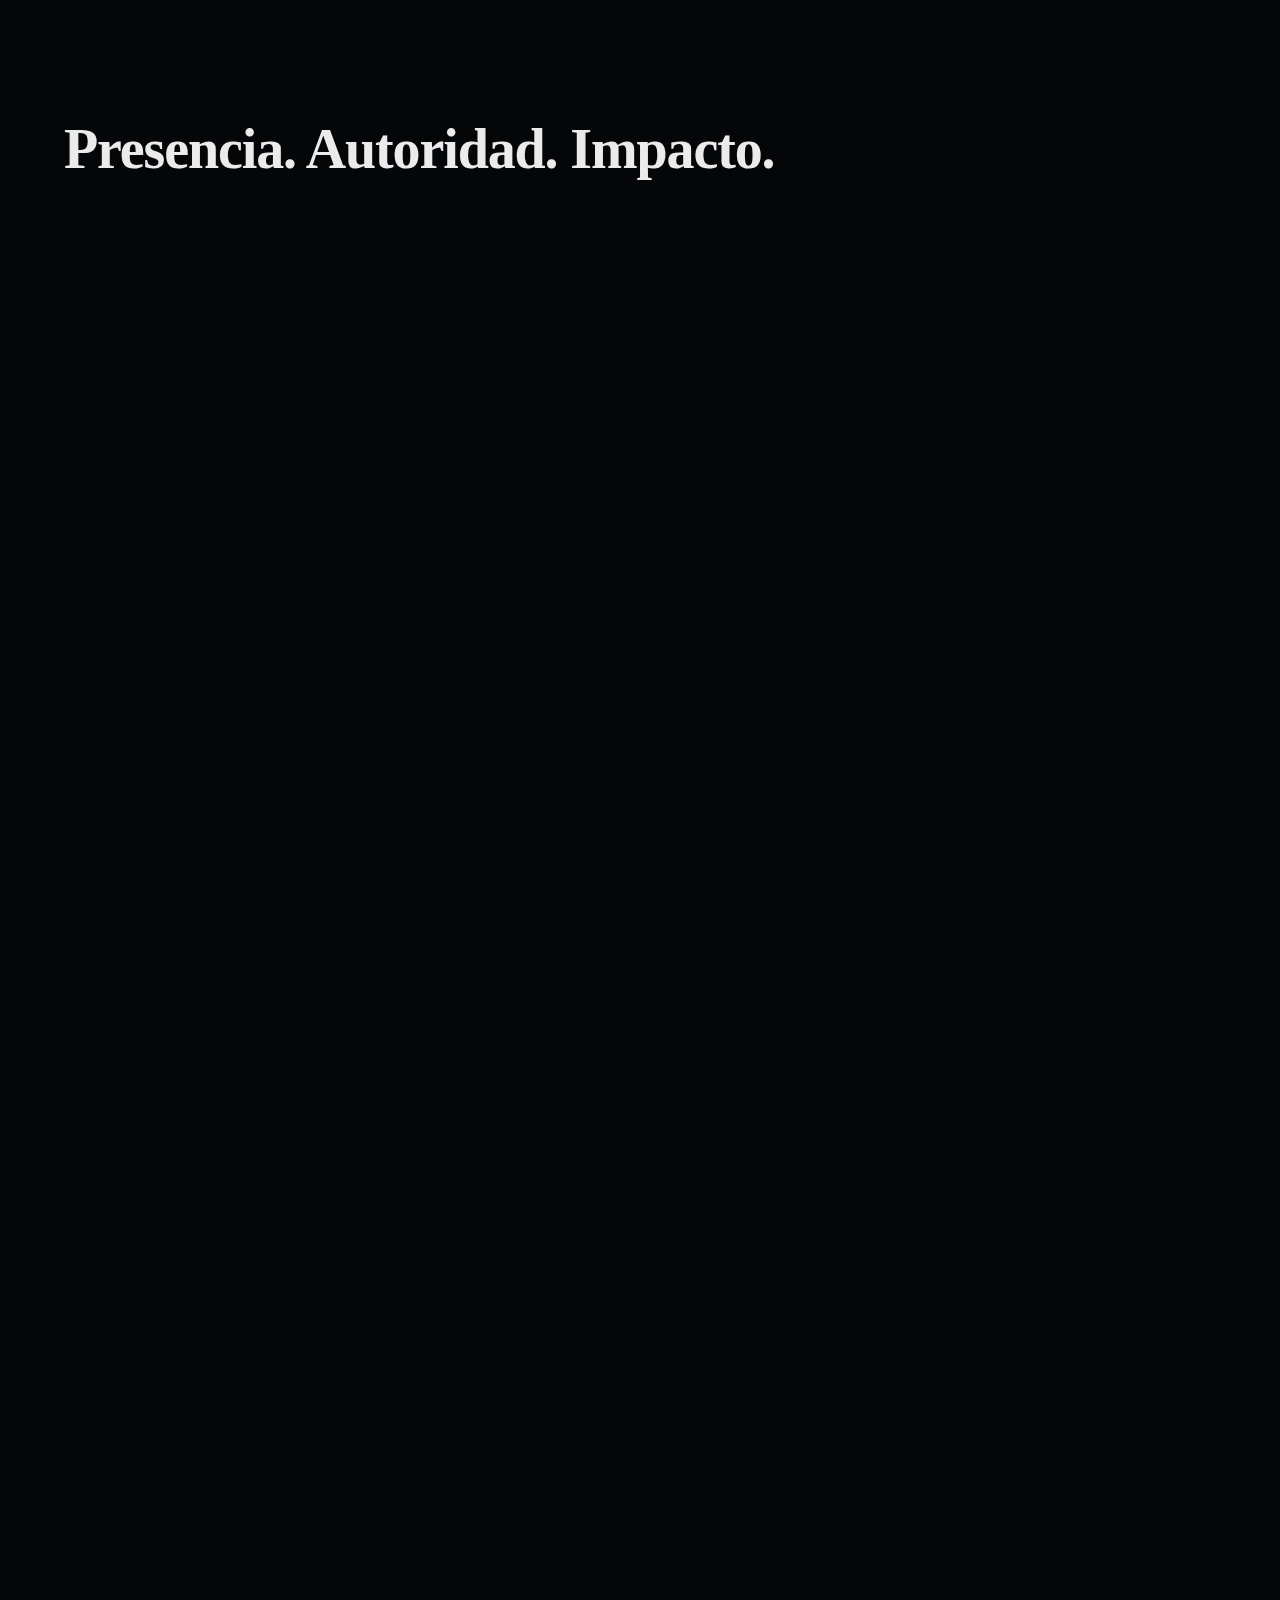
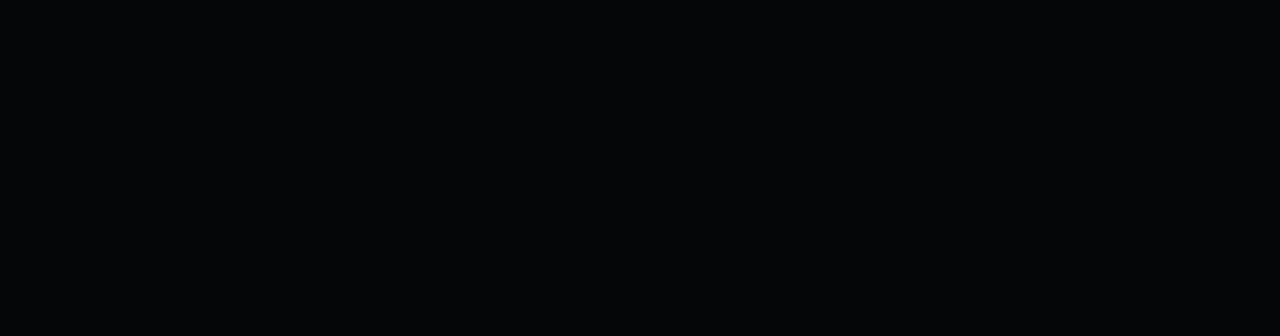
<file: pages/conferences.html>
<!DOCTYPE html>
<html lang="es">
<head>
  <meta charset="utf-8" />
  <meta name="viewport" content="width=device-width, initial-scale=1" />
  <title>Conferences — Roger Toledo</title>
  <meta name="description" content="Presencia, autoridad, impacto." />

  <!-- Tu CSS maestro -->
  <link rel="stylesheet" href="../styles.css" />

  <style>
    /* =========================================================
       CONFERENCES — Estilos locales (NO rompen tu maestro)
       Pégalo aquí o muévelo al final de styles.css si prefieres
    ========================================================== */

    :root{
      --gold: rgba(201, 168, 115, 1);
      --ink: rgba(255,255,255,.92);
      --muted: rgba(255,255,255,.68);
      --line: rgba(255,255,255,.10);
      --line2: rgba(255,255,255,.16);
      --glass: rgba(255,255,255,.06);
      --bgfade: rgba(0,0,0,.55);
    }

    /* Evita franjas raras arriba por márgenes colapsados */
    body{ margin:0; }
    main{ display:block; }
    .page-wrap{ padding-top: 110px; padding-bottom: 110px; } /* respeta header/footer fixed */

    .container{
      width: min(1200px, calc(100% - 48px));
      margin: 0 auto;
    }

    /* Eyebrow + hero */
    .section-eyebrow{
      display:flex;
      gap:10px;
      align-items:center;
      text-transform: uppercase;
      letter-spacing: .28em;
      font-weight: 800;
      font-size: 11px;
      color: rgba(255,255,255,.55);
      margin-bottom: 14px;
    }
    .section-eyebrow::before{
      content:"";
      width: 34px;
      height: 1px;
      background: rgba(201,168,115,.55);
      box-shadow: 0 0 18px rgba(201,168,115,.25);
    }

    .hero-title{
      font-size: clamp(34px, 5vw, 56px);
      line-height: 1.04;
      margin: 0 0 10px 0;
      color: var(--ink);
      letter-spacing: -0.02em;
    }

    .hero-sub{
      margin: 0;
      max-width: 72ch;
      color: rgba(255,255,255,.70);
      font-size: 14px;
      line-height: 1.65;
    }

    /* Recuadro horizontal (foto / cover) */
    .cover{
      margin-top: 28px;
      border-radius: 18px;
      border: 1px solid var(--line);
      background: linear-gradient(180deg, rgba(255,255,255,.06), rgba(255,255,255,.03));
      overflow: hidden;
      position: relative;
      box-shadow: 0 22px 60px rgba(0,0,0,.55);
      transform: translateY(8px);
      opacity: 0;
      animation: rise .9s ease forwards;
    }
    .cover::after{
      content:"";
      position:absolute;
      inset:0;
      background:
        radial-gradient(900px 220px at 25% 0%, rgba(201,168,115,.18), transparent 60%),
        radial-gradient(700px 220px at 90% 10%, rgba(255,255,255,.10), transparent 55%),
        linear-gradient(180deg, rgba(0,0,0,.10), rgba(0,0,0,.55));
      pointer-events:none;
    }
    .cover-media{
      width: 100%;
      height: clamp(220px, 26vw, 340px);
      background: #0b0b0f;
      position: relative;
    }
    .cover-media img{
      width: 100%;
      height: 100%;
      object-fit: cover;
      object-position: center;
      display:block;
      filter: none; /* foto pura */
    }

    .cover-badge{
      position:absolute;
      left: 18px;
      bottom: 16px;
      z-index: 2;
      padding: 10px 12px;
      border-radius: 14px;
      border: 1px solid rgba(255,255,255,.14);
      background: rgba(0,0,0,.35);
      backdrop-filter: blur(10px);
      -webkit-backdrop-filter: blur(10px);
      box-shadow: 0 18px 40px rgba(0,0,0,.55);
      color: rgba(255,255,255,.88);
      font-size: 11px;
      line-height: 1.45;
      letter-spacing: .08em;
      text-transform: uppercase;
      max-width: 360px;
    }
    .cover-badge strong{
      display:block;
      font-size: 12px;
      letter-spacing: .14em;
      color: rgba(255,255,255,.92);
      margin-bottom: 2px;
    }

    /* Grid Cards */
    .grid{
      margin-top: 26px;
      display:grid;
      grid-template-columns: repeat(2, minmax(0, 1fr));
      gap: 16px;
    }

    .card{
      border-radius: 18px;
      border: 1px solid var(--line);
      background: linear-gradient(180deg, rgba(255,255,255,.06), rgba(255,255,255,.03));
      overflow:hidden;
      position:relative;
      box-shadow: 0 18px 55px rgba(0,0,0,.52);
      transform: translateY(10px);
      opacity: 0;
      animation: rise .85s ease forwards;
    }
    .card:nth-child(2){ animation-delay: .06s; }
    .card:nth-child(3){ animation-delay: .12s; }
    .card:nth-child(4){ animation-delay: .18s; }
    .card:nth-child(5){ animation-delay: .24s; }
    .card:nth-child(6){ animation-delay: .30s; }

    .card:hover{
      border-color: rgba(255,255,255,.20);
      transform: translateY(-2px);
      transition: transform .25s ease, border-color .25s ease;
    }

    .card-top{
      position:relative;
      height: 180px;
      background: #0b0b0f;
    }
    .card-top img{
      width:100%;
      height:100%;
      object-fit: cover;
      object-position: center;
      display:block;
      filter:none;
      transform: scale(1.02);
    }
    .card-top::after{
      content:"";
      position:absolute;
      inset:0;
      background:
        radial-gradient(600px 160px at 20% 0%, rgba(201,168,115,.16), transparent 65%),
        linear-gradient(180deg, rgba(0,0,0,.02), rgba(0,0,0,.72));
      pointer-events:none;
    }

    .pill{
      position:absolute;
      left: 14px;
      top: 14px;
      z-index:2;
      display:inline-flex;
      align-items:center;
      gap: 10px;
      padding: 10px 12px;
      border-radius: 999px;
      border: 1px solid rgba(255,255,255,.14);
      background: rgba(0,0,0,.35);
      backdrop-filter: blur(10px);
      -webkit-backdrop-filter: blur(10px);
      color: rgba(255,255,255,.88);
      font-size: 12px;
      letter-spacing: .06em;
    }
    .flag{
      width: 22px;
      height: 16px;
      border-radius: 3px;
      border: 1px solid rgba(255,255,255,.18);
      object-fit: cover;
      display:block;
    }

    .card-body{
      padding: 16px 16px 18px 16px;
    }
    .card-title{
      margin: 0;
      font-size: 18px;
      letter-spacing: -0.01em;
      color: rgba(255,255,255,.92);
    }
    .card-meta{
      margin-top: 8px;
      display:flex;
      flex-wrap:wrap;
      gap: 10px;
      color: rgba(255,255,255,.70);
      font-size: 12px;
      letter-spacing: .04em;
    }
    .tag{
      padding: 7px 10px;
      border-radius: 999px;
      border: 1px solid rgba(255,255,255,.12);
      background: rgba(255,255,255,.04);
    }

    /* Botón ACCEDER premium */
    .event-cta{
      margin-top: 14px;
      display:flex;
      justify-content:flex-start;
    }
    .btn-access{
      position: relative;
      display: inline-flex;
      align-items: center;
      justify-content: center;
      padding: 12px 28px;
      font-size: 12px;
      font-weight: 800;
      letter-spacing: 0.32em;
      text-transform: uppercase;
      color: rgba(255,255,255,.95);
      text-decoration: none;
      border-radius: 999px;
      border: 1px solid rgba(255,255,255,.22);
      background: linear-gradient(180deg, rgba(255,255,255,.08), rgba(255,255,255,.02));
      box-shadow: inset 0 1px 0 rgba(255,255,255,.18), 0 12px 32px rgba(0,0,0,.55);
      backdrop-filter: blur(8px);
      -webkit-backdrop-filter: blur(8px);
      transition: transform .25s ease, box-shadow .25s ease, border-color .25s ease, background .25s ease;
      width: fit-content;
    }
    .btn-access:hover{
      transform: translateY(-2px);
      border-color: rgba(201,168,115,.55);
      background: linear-gradient(180deg, rgba(201,168,115,.14), rgba(255,255,255,.04));
      box-shadow: inset 0 1px 0 rgba(255,255,255,.22), 0 22px 48px rgba(0,0,0,.65);
    }
    .btn-access:active{
      transform: translateY(0);
      box-shadow: inset 0 1px 0 rgba(255,255,255,.12), 0 10px 26px rgba(0,0,0,.6);
    }

    /* Responsive */
    @media (max-width: 980px){
      .grid{ grid-template-columns: 1fr; }
      .btn-access{ width: 100%; }
      .container{ width: min(1100px, calc(100% - 28px)); }
      .page-wrap{ padding-top: 98px; }
    }

    @keyframes rise{
      to{ transform: translateY(0); opacity:1; }
    }
  </style>
</head>

<body>

  <!-- ======================================================
    HEADER: Mantén tu header real si ya existe como partial
    (Si tu proyecto lo inyecta con JS, deja este bloque igual
    o reemplázalo por tu include/partial real)
  ======================================================= -->
  
  <!-- ====================================================== -->
  <main class="page-wrap">
    <div class="container">

      
      <h1 class="hero-title">Presencia. Autoridad. Impacto.</h1>
      
     

      <!-- Recuadro horizontal (igual estilo about-cover) -->
      <section class="cover" aria-label="Cover Conferences">
        <div class="cover-media">
          <!-- Cambia la ruta por tu imagen -->
          <img src="../conferences.png" alt="Roger Toledo — Conferences" />
          <div class="cover-badge">
            <strong>Acceso por selección</strong>
            Eventos presenciales privados · cupos limitados · ejecución real
          </div>
        </div>
      </section>

      <!-- Grid de 6 cards (2 por fila) -->
      <section class="grid" aria-label="Lista de eventos">
        
        <!-- CARD 1 -->
        <article class="card">
          <div class="card-top">
            <img src="../lima.jpg" alt="Evento Perú" />
            <div class="pill">
              <span>PERÚ</span>
            </div>
          </div>
          <div class="card-body">
            <h3 class="card-title">Lima · Conferencia Privada</h3>
            <div class="card-meta">
              <span class="tag">Selección estricta</span>
              <span class="tag">Cupos limitados</span>
              <span class="tag">2026</span>
            </div>
            <div class="event-cta">
              <a class="btn-access"
                 target="_blank"
                 rel="noopener"
                 href="https://wa.me/51924553302?text=Hola%20Roger.%0AAccedo%20desde%20Conferences.%0AEvento:%20Lima%20(Per%C3%BA)%20%E2%80%94%20Conferencia%20Privada.%0AQuiero%20aplicar%20para%20un%20evento%20presencial.%0AEntiendo%20que%20la%20selecci%C3%B3n%20es%20estricta.">
                ACCEDER
              </a>
            </div>
          </div>
        </article>

        <!-- CARD 2 -->
        <article class="card">
          <div class="card-top">
            <img src="../mexico.jpg" alt="Evento México" />
            <div class="pill">
             
              <span>MÉXICO</span>
            </div>
          </div>
          <div class="card-body">
            <h3 class="card-title">CDMX · Keynote</h3>
            <div class="card-meta">
              <span class="tag">Escenario mayor</span>
              <span class="tag">Autoridad</span>
              <span class="tag">2026</span>
            </div>
            <div class="event-cta">
              <a class="btn-access"
                 target="_blank"
                 rel="noopener"
                 href="https://wa.me/51924553302?text=Hola%20Roger.%0AAccedo%20desde%20Conferences.%0AEvento:%20CDMX%20(M%C3%A9xico)%20%E2%80%94%20Keynote.%0AQuiero%20aplicar%20para%20un%20evento%20presencial.%0AEntiendo%20que%20la%20selecci%C3%B3n%20es%20estricta.">
                ACCEDER
              </a>
            </div>
          </div>
        </article>

        <!-- CARD 3 -->
        <article class="card">
          <div class="card-top">
            <img src="../colombia.jpg" alt="Evento Colombia" />
            <div class="pill">
              
              <span>COLOMBIA</span>
            </div>
          </div>
          <div class="card-body">
            <h3 class="card-title">Bogotá · Seminario</h3>
            <div class="card-meta">
              <span class="tag">Estrategia</span>
              <span class="tag">Ejecución</span>
              <span class="tag">2026</span>
            </div>
            <div class="event-cta">
              <a class="btn-access"
                 target="_blank"
                 rel="noopener"
                 href="https://wa.me/51924553302?text=Hola%20Roger.%0AAccedo%20desde%20Conferences.%0AEvento:%20Bogot%C3%A1%20(Colombia)%20%E2%80%94%20Seminario.%0AQuiero%20aplicar%20para%20un%20evento%20presencial.%0AEntiendo%20que%20la%20selecci%C3%B3n%20es%20estricta.">
                ACCEDER
              </a>
            </div>
          </div>
        </article>

        <!-- CARD 4 -->
        <article class="card">
          <div class="card-top">
            <img src="../chile.jpeg" alt="Evento Chile" />
            <div class="pill">
              
              <span>CHILE</span>
            </div>
          </div>
          <div class="card-body">
            <h3 class="card-title">Santiago · Training</h3>
            <div class="card-meta">
              <span class="tag">Sistema semanal</span>
              <span class="tag">Control</span>
              <span class="tag">2026</span>
            </div>
            <div class="event-cta">
              <a class="btn-access"
                 target="_blank"
                 rel="noopener"
                 href="https://wa.me/51924553302?text=Hola%20Roger.%0AAccedo%20desde%20Conferences.%0AEvento:%20Santiago%20(Chile)%20%E2%80%94%20Training.%0AQuiero%20aplicar%20para%20un%20evento%20presencial.%0AEntiendo%20que%20la%20selecci%C3%B3n%20es%20estricta.">
                ACCEDER
              </a>
            </div>
          </div>
        </article>

        <!-- CARD 5 -->
        <article class="card">
          <div class="card-top">
            <img src="../argentina.jpeg" alt="Evento Argentina" />
            <div class="pill">
              
              <span>ARGENTINA</span>
            </div>
          </div>
          <div class="card-body">
            <h3 class="card-title">Buenos Aires · Masterclass</h3>
            <div class="card-meta">
              <span class="tag">Selección</span>
              <span class="tag">Corte fino</span>
              <span class="tag">2026</span>
            </div>
            <div class="event-cta">
              <a class="btn-access"
                 target="_blank"
                 rel="noopener"
                 href="https://wa.me/51924553302?text=Hola%20Roger.%0AAccedo%20desde%20Conferences.%0AEvento:%20Buenos%20Aires%20(Argentina)%20%E2%80%94%20Masterclass.%0AQuiero%20aplicar%20para%20un%20evento%20presencial.%0AEntiendo%20que%20la%20selecci%C3%B3n%20es%20estricta.">
                ACCEDER
              </a>
            </div>
          </div>
        </article>

        <!-- CARD 6 -->
        <article class="card">
          <div class="card-top">
            <img src="../usa.jpg" alt="Evento USA" />
            <div class="pill">
              
              <span>USA</span>
            </div>
          </div>
          <div class="card-body">
            <h3 class="card-title">Miami · Summit</h3>
            <div class="card-meta">
              <span class="tag">Expansión</span>
              <span class="tag">Dominio</span>
              <span class="tag">2026</span>
            </div>
            <div class="event-cta">
              <a class="btn-access"
                 target="_blank"
                 rel="noopener"
                 href="https://wa.me/51924553302?text=Hola%20Roger.%0AAccedo%20desde%20Conferences.%0AEvento:%20Miami%20(USA)%20%E2%80%94%20Summit.%0AQuiero%20aplicar%20para%20un%20evento%20presencial.%0AEntiendo%20que%20la%20selecci%C3%B3n%20es%20estricta.">
                ACCEDER
              </a>
            </div>
          </div>
        </article>

      </section>
    </div>
  </main>

  <!-- ======================================================
    FOOTER: Mantén tu footer real si ya existe como partial
  ======================================================= -->
  <footer class="site-footer">
    <div class="container" style="display:flex; justify-content:space-between; align-items:center; gap:12px; padding: 16px 0;">
      <div style="color:rgba(255,255,255,.70); font-size:12px; letter-spacing:.10em;">
      
      </div>
    </div>
  </footer>

</body>
</html>
</file>
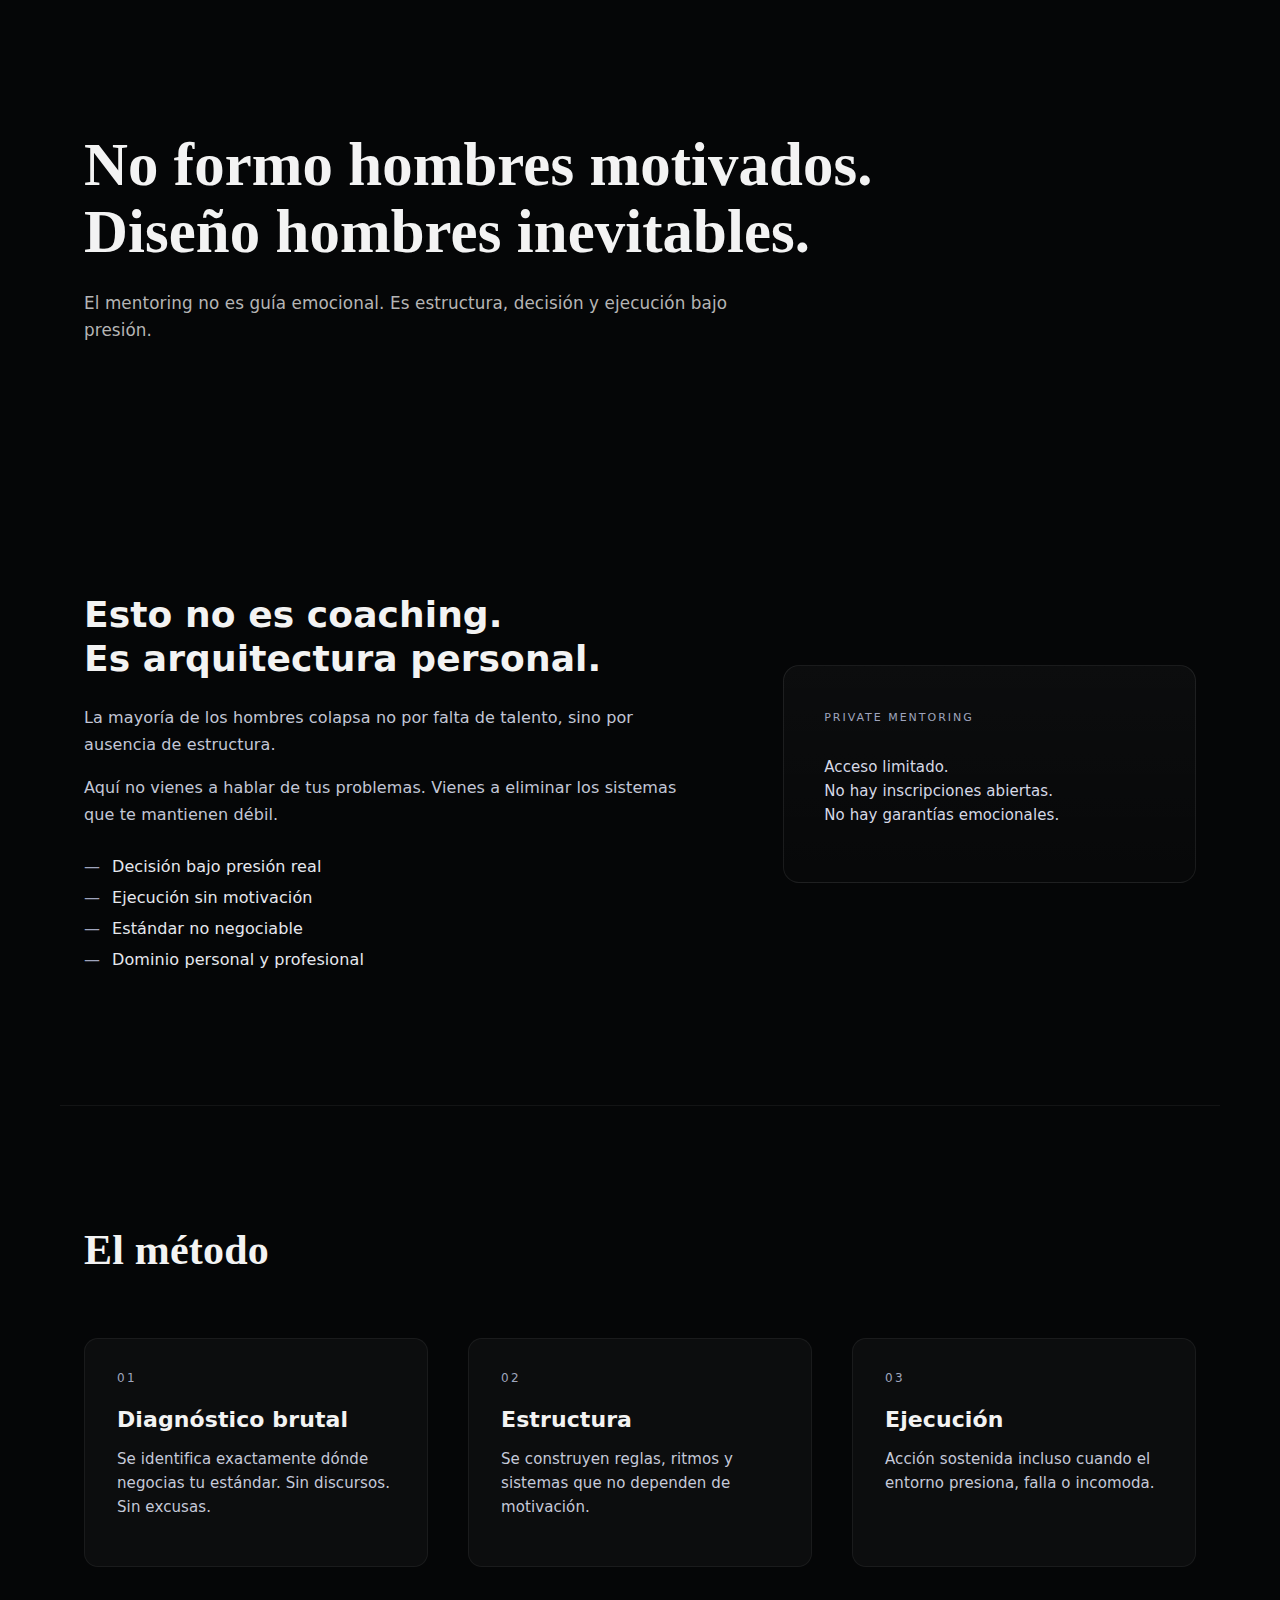
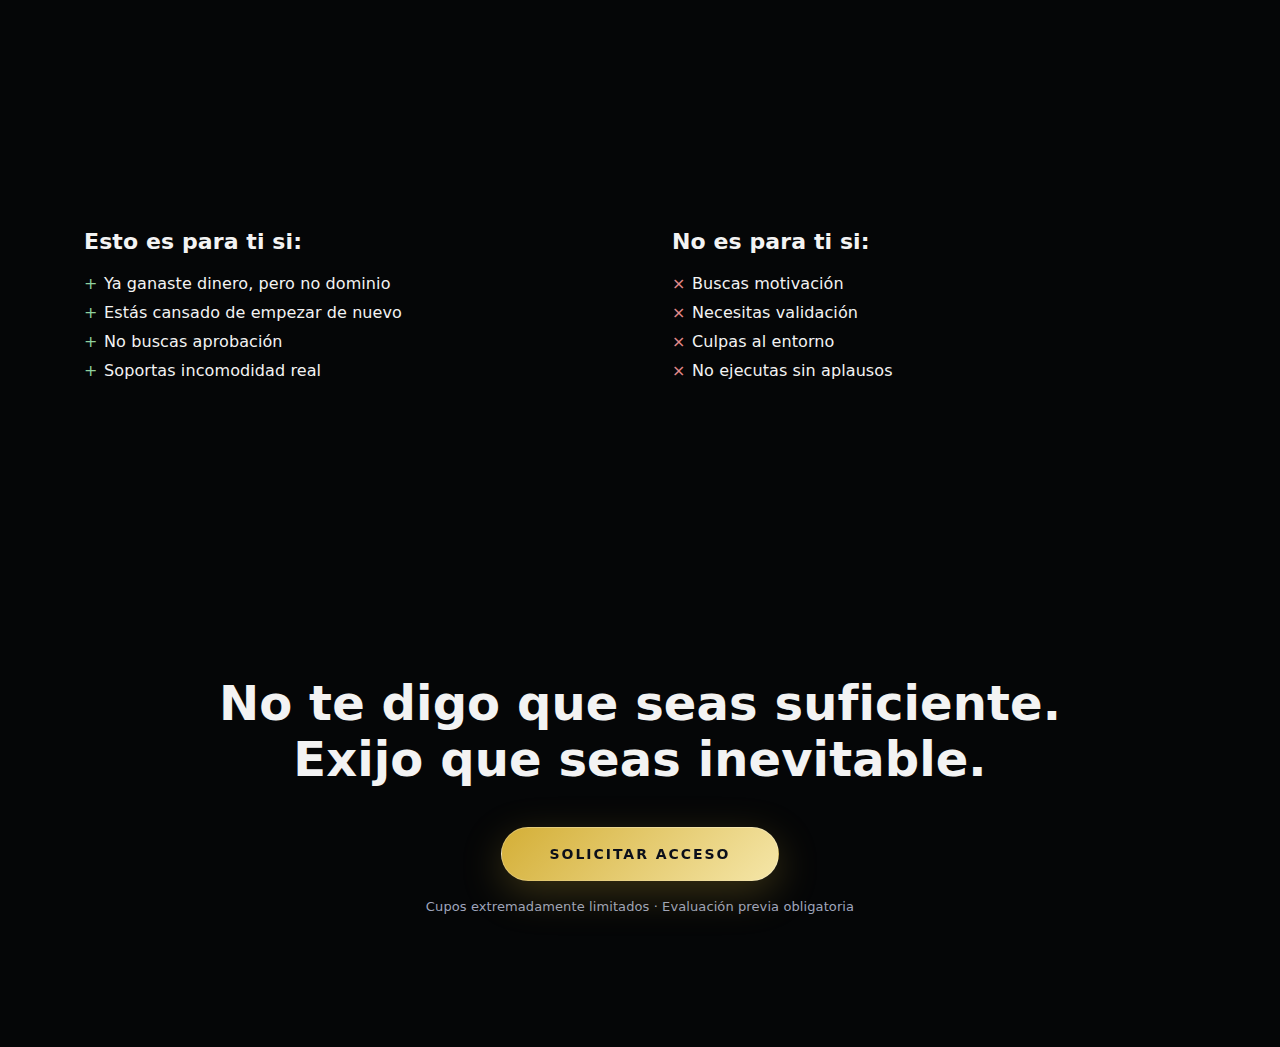
<file: pages/mentoring.html>
<!DOCTYPE html>
<html lang="es">
<head>
  <meta charset="utf-8" />
  <meta name="viewport" content="width=device-width, initial-scale=1" />
  <title>Mentoring — Roger Toledo</title>

  <!-- CSS GLOBAL -->
  <link rel="stylesheet" href="../styles.css" />
</head>

<body>

<main class="page-wrap">

  <!-- HERO -->
  <section class="mentoring-hero container">

   

    <h1 class="hero-title">
      No formo hombres motivados.<br>
      Diseño hombres inevitables.
    </h1>

    <p class="hero-sub">
      El mentoring no es guía emocional.  
      Es estructura, decisión y ejecución bajo presión.
    </p>

  </section>

  <!-- BLOQUE PRINCIPAL -->
  <section class="mentoring-core container">

    <div class="mentoring-grid">

      <!-- TEXTO -->
      <div class="mentoring-text">

        <h2>
          Esto no es coaching.<br>
          Es arquitectura personal.
        </h2>

        <p>
          La mayoría de los hombres colapsa no por falta de talento,
          sino por ausencia de estructura.
        </p>

        <p>
          Aquí no vienes a hablar de tus problemas.
          Vienes a eliminar los sistemas que te mantienen débil.
        </p>

        <ul class="mentoring-points">
          <li>Decisión bajo presión real</li>
          <li>Ejecución sin motivación</li>
          <li>Estándar no negociable</li>
          <li>Dominio personal y profesional</li>
        </ul>

      </div>

      <!-- RECUADRO VISUAL -->
      <div class="mentoring-frame">
        <span class="frame-label">PRIVATE MENTORING</span>
        <p>
          Acceso limitado.<br>
          No hay inscripciones abiertas.<br>
          No hay garantías emocionales.
        </p>
      </div>

    </div>

  </section>

  <!-- METODO -->
  <section class="mentoring-method container">

    <h2 class="section-title">
      El método
    </h2>

    <div class="method-steps">

      <div class="method-card">
        <span class="step">01</span>
        <h3>Diagnóstico brutal</h3>
        <p>
          Se identifica exactamente dónde negocias tu estándar.
          Sin discursos. Sin excusas.
        </p>
      </div>

      <div class="method-card">
        <span class="step">02</span>
        <h3>Estructura</h3>
        <p>
          Se construyen reglas, ritmos y sistemas
          que no dependen de motivación.
        </p>
      </div>

      <div class="method-card">
        <span class="step">03</span>
        <h3>Ejecución</h3>
        <p>
          Acción sostenida incluso cuando el entorno presiona,
          falla o incomoda.
        </p>
      </div>

    </div>

  </section>

  <!-- PARA QUIÉN / NO ES PARA -->
  <section class="mentoring-filter container">

    <div class="filter-grid">

      <div class="filter-yes">
        <h3>Esto es para ti si:</h3>
        <ul>
          <li>Ya ganaste dinero, pero no dominio</li>
          <li>Estás cansado de empezar de nuevo</li>
          <li>No buscas aprobación</li>
          <li>Soportas incomodidad real</li>
        </ul>
      </div>

      <div class="filter-no">
        <h3>No es para ti si:</h3>
        <ul>
          <li>Buscas motivación</li>
          <li>Necesitas validación</li>
          <li>Culpas al entorno</li>
          <li>No ejecutas sin aplausos</li>
        </ul>
      </div>

    </div>

  </section>

  <!-- CTA FINAL -->
  <section class="mentoring-cta container">

    <h2>
      No te digo que seas suficiente.<br>
      Exijo que seas inevitable.
    </h2>

    <a
      class="btn-access btn-premium"
      target="_blank"
      href="https://wa.me/51924553302?text=Hola%20Roger.%20Solicito%20acceso%20al%20mentoring%20privado.%20Entiendo%20que%20no%20es%20para%20todos%20y%20estoy%20listo%20para%20la%20estructura."
    >
      SOLICITAR ACCESO
    </a>

    <p class="cta-note">
      Cupos extremadamente limitados · Evaluación previa obligatoria
    </p>

  </section>

</main>

</body>
</html>
</file>
<file: styles.css>
:root{
  --bg:#050607;            /* negro profundo */
  --bg2:#0b0d0f;           /* negro secundario */
  --txt:#f3f3f3;           /* blanco */
  --muted:rgba(243,243,243,.72);
  --muted2:rgba(243,243,243,.55);
  --line:rgba(243,243,243,.10);
  --gold:#c8a34a;          /* dorado premium */
  --gold2:rgba(200,163,74,.35);
  --shadow: 0 18px 50px rgba(0,0,0,.55);
  --radius: 18px;
  --radius2: 26px;
  --container: 1160px;
  --bg-main: #050607;   /* negro absoluto premium */
}

*{ box-sizing:border-box; }
html,body{ height:100%; }
body{
  margin:0;
  background: radial-gradient(1200px 700px at 70% 0%, rgba(200,163,74,.08), transparent 55%),
              radial-gradient(900px 500px at 0% 30%, rgba(243,243,243,.06), transparent 50%),
              var(--bg);
  color:var(--txt);
  font-family: Inter, system-ui, -apple-system, Segoe UI, Roboto, Arial, sans-serif;
  letter-spacing: .1px;
}

a{ color:inherit; text-decoration:none; }
img{ max-width:100%; display:block; }

.container{
  width:min(var(--container), calc(100% - 40px));
  margin:0 auto;
}

.sr-only{
  position:absolute;
  width:1px;height:1px;
  padding:0;margin:-1px;overflow:hidden;
  clip:rect(0,0,0,0);white-space:nowrap;border:0;
}

/* =========================
   Buttons
========================= */
.btn{
  display:inline-flex;
  align-items:center;
  justify-content:center;
  gap:10px;
  padding:12px 18px;
  border-radius: 999px;
  border:1px solid var(--line);
  background: transparent;
  color:var(--txt);
  font-weight:600;
  letter-spacing:.4px;
  transition: transform .25s ease, border-color .25s ease, background .25s ease, box-shadow .25s ease, color .25s ease;
  cursor:pointer;
  user-select:none;
  white-space:nowrap;
}

.btn-primary{
  background: linear-gradient(180deg, rgba(200,163,74,.95), rgba(200,163,74,.78));
  border-color: rgba(200,163,74,.6);
  color:#0b0b0b;
  box-shadow: 0 14px 38px rgba(200,163,74,.18);
}
.btn-primary:hover{ transform: translateY(-1px); box-shadow: 0 22px 56px rgba(200,163,74,.22); }

.btn-ghost{
  border-color: rgba(243,243,243,.16);
}
.btn-ghost:hover{
  transform: translateY(-1px);
  border-color: rgba(200,163,74,.55);
  box-shadow: 0 18px 44px rgba(0,0,0,.35);
}

.badge{
  display:inline-flex;
  padding:8px 12px;
  border:1px solid rgba(243,243,243,.12);
  border-radius:999px;
  color:rgba(243,243,243,.82);
  font-size:12px;
}

/* =========================
   Header / Nav
========================= */
.site-header{
  position: fixed;
  top: 0;
  left: 0;
  right: 0;
  z-index: 9999;
  backdrop-filter: blur(10px);
  background: rgba(5,6,7,.35);
  border-bottom: 1px solid rgba(243,243,243,.08);
  transition: background .25s ease, border-color .25s ease;
}
.site-header.is-solid{
  background: rgba(5,6,7,.78);
  border-color: rgba(243,243,243,.10);
}

.header-inner{
  width:min(var(--container), calc(100% - 40px));
  margin:0 auto;
  display:flex;
  align-items:center;
  justify-content:space-between;
  padding: 14px 0;
}

.brand{
  display:flex;
  align-items:center;
  gap:10px;
}
.brand-mark {
  font-family: "Playfair Display", serif;
  letter-spacing: 1.8px;   /* más aire = más autoridad */
  font-weight:700;
  font-size: 22px;         /* antes 18px */
}

.nav{ display:flex; }
.nav-list{
  list-style:none;
  display:flex;
  align-items:center;
  gap:18px;
  margin:0;padding:0;
}
.nav-link{
  font-size: 12.5px;
  font-weight: 700;
  letter-spacing: 1.4px;
  opacity:.92;
  padding:10px 10px;
  border-radius: 999px;
  border:1px solid transparent;
  transition: border-color .2s ease, background .2s ease, opacity .2s ease;
}
.nav-link:hover{
  opacity:1;
  border-color: rgba(200,163,74,.35);
  background: rgba(200,163,74,.06);
}
.nav-cta{
  border-color: rgba(200,163,74,.45);
  background: rgba(200,163,74,.10);
}
.nav-cta:hover{
  border-color: rgba(200,163,74,.70);
  background: rgba(200,163,74,.16);
}

/* Mobile Nav Toggle */
.nav-toggle{
  display:none;
  width:44px;height:44px;
  border-radius: 12px;
  border:1px solid rgba(243,243,243,.12);
  background: rgba(255,255,255,.03);
  cursor:pointer;
  align-items:center;
  justify-content:center;
  gap:5px;
  flex-direction:column;
}
.nav-toggle span{
  width:18px;height:2px;
  background: rgba(243,243,243,.8);
  border-radius:2px;
}

/* =========================
   Mega Menu
========================= */
.has-mega{ position:relative; }
.mega{
  position:absolute;
  left:50%;
  transform: translateX(-50%);
  top:52px;
  width:min(980px, calc(100vw - 40px));
  background: linear-gradient(180deg, rgba(11,13,15,.92), rgba(5,6,7,.92));
  border: 1px solid rgba(243,243,243,.10);
  border-radius: var(--radius2);
  box-shadow: var(--shadow);
  opacity:0;
  visibility:hidden;
  pointer-events:none;
  transition: opacity .18s ease, transform .18s ease, visibility .18s ease;
}
.has-mega.is-open .mega{
  opacity:1;
  visibility:visible;
  pointer-events:auto;
  transform: translateX(-50%) translateY(6px);
}

.mega-inner{
  display:grid;
  grid-template-columns: 0.95fr 1.05fr;
  gap:18px;
  padding:16px;
}

.mega-photo{
  position:relative;
  border-radius: 22px;
  overflow:hidden;
  min-height: 280px;
  border:1px solid rgba(243,243,243,.10);
  background: rgba(255,255,255,.02);
}
.mega-photo img {
  width: 100%;
  height: 100%;
  object-fit: cover;
  filter: contrast(1.05) saturate(1.05);
}

.mega-photo-overlay{
  position:absolute; inset:0;
  background:
    linear-gradient(180deg, transparent, rgba(5,6,7,.65) 70%),
    radial-gradient(600px 300px at 60% 0%, rgba(200,163,74,.20), transparent 55%);
}
.mega-caption{
  position:absolute;
  left:16px; right:16px;
  bottom:14px;
  padding:12px 12px;
  border-radius: 16px;
  background: rgba(0,0,0,.30);
  border:1px solid rgba(243,243,243,.10);
  backdrop-filter: blur(10px);
}
.caption-title{
  font-size:11px;
  letter-spacing: 1.2px;
  font-weight:800;
  opacity:.92;
}
.caption-sub{
  margin-top:6px;
  font-size:11px;
  letter-spacing: 1.1px;
  font-weight:800;
  opacity:.72;
}

.mega-kicker{
  color: var(--gold);
  font-weight:800;
  letter-spacing: 2px;
  font-size: 11px;
  text-transform: uppercase;
}
.mega-title{
  font-family: "Playfair Display", serif;
  font-size: 26px;
  margin: 8px 0 10px;
  letter-spacing:.3px;
}
.mega-text{
  color: rgba(243,243,243,.78);
  line-height: 1.6;
  margin:0 0 14px;
  max-width: 52ch;
}
.mega-actions{
  display:flex;
  gap:10px;
  flex-wrap:wrap;
  margin-bottom:14px;
}
.mega-links{
  display:flex;
  gap:14px;
  flex-wrap:wrap;
  padding-top: 10px;
  border-top:1px solid rgba(243,243,243,.10);
}
.mega-links a{
  font-size: 12px;
  color: rgba(243,243,243,.78);
  padding:6px 8px;
  border-radius: 10px;
  transition: background .2s ease, color .2s ease;
}
.mega-links a:hover{
  background: rgba(200,163,74,.08);
  color: rgba(243,243,243,.92);
}

/* =========================
   Sections / Typography
========================= */
.main{ overflow:hidden; }

.section{
  padding: 86px 0;
}
.section-dark{
  background:
    radial-gradient(700px 380px at 80% 0%, rgba(200,163,74,.08), transparent 55%),
    linear-gradient(180deg, rgba(11,13,15,.35), rgba(5,6,7,.10));
  border-top: 1px solid rgba(243,243,243,.08);
  border-bottom: 1px solid rgba(243,243,243,.08);
}

.section-kicker{
  color: var(--gold);
  font-weight:800;
  letter-spacing: 2.2px;
  font-size: 11px;
  text-transform: uppercase;
  margin-bottom:10px;
}
.section-title{
  font-family: "Playfair Display", serif;
  font-size: 42px;
  margin:0 0 10px;
  letter-spacing:.2px;
}
.section-text{
  color: rgba(243,243,243,.80);
  line-height: 1.7;
  max-width: 68ch;
  margin:0;
}
.section-text.subtle{ color: rgba(243,243,243,.70); }

.section-head{
  display:flex;
  flex-direction:column;
  gap:10px;
  margin-bottom: 26px;
}

/* =========================
   Hero
========================= */
.hero{
  padding-bottom: 0px;
  position:relative;
}
.hero-inner{
  display:grid;
  grid-template-columns: 1.05fr .95fr;
  gap:40px;
  align-items:center;
}
.kicker{
  color: rgba(243,243,243,.70);
  font-weight:800;
  letter-spacing: 3px;
  font-size: 11px;
}
.hero-title{
  font-family:"Playfair Display", serif;
  font-size: 48px;
  line-height: 1.08;
  margin: 12px 0 12px;
}
.hero-sub{
  color: rgba(243,243,243,.80);
  line-height:1.7;
  max-width: 58ch;
  margin:0 0 20px;
}
.hero-actions{
  display:flex;
  gap:12px;
  flex-wrap:wrap;
  margin-bottom:18px;
}
.hero-badges{
  display:flex;
  flex-wrap:wrap;
  gap:10px;
}
/* === HERO: TAMAÑO FINAL CERRADO === */
.hero-frame{
  position: relative;
}

.hero-frame img{
  width: 100%;
  height: 65vh;                 /* deja altura grande */
  object-fit: cover;
  object-position: center 10%;  /* 🔥 SUBE la imagen (antes 22%/30%) */
}
.hero-glow{
  position:absolute; inset:-30px;
  background: radial-gradient(420px 300px at 70% 0%, rgba(200,163,74,.18), transparent 60%);
  pointer-events:none;
}
.hero-signature{
  position:absolute;
  right: 18px;
  bottom: -14px;
  font-family:"Playfair Display", serif;
  font-size: 64px;
  color: rgba(200,163,74,.28);
  letter-spacing: 2px;
}
.hero-divider{
  height:1px;
  width:100%;
  margin-top: 46px;
  background: linear-gradient(90deg, transparent, rgba(200,163,74,.35), transparent);
}
/* =========================
   Hero (Centered Photo)
========================= */
.hero-centered{
  padding: 2px 0 10px; /* 🔥 reduce el aire superior */
}

.hero-centered-inner{
  display:flex;
  flex-direction:column;
  align-items:center;
  justify-content:center;
  text-align:center;
  gap: 18px;
}

/* Foto SIN recuadro */
.hero-photo{
  width: min(450px, 85vw);
}
.hero-photo img{
  width:100%;
  height:auto;
  display:block;

  /* Look premium: b/n + contraste */
  filter: grayscale(1) contrast(1.12) brightness(.92);
}

/* Texto “MENTOR OF MEN” grande y ancho */
.hero-identity{
  width: min(980px, 100%);
  display:flex;
  flex-direction:column;
  align-items:center;
  gap: 12px;
}

.hero-mentor{
  font-weight: 900;
  letter-spacing: px;
  text-transform: uppercase;
  font-size: clamp(18px, 2.2vw, 30px);
  color: rgba(243,243,243,.95);
}

/* Founder / CEO debajo, institucional */
.hero-role{
  font-family: "Playfair Display", serif;
  font-size: 64px;
  font-weight: 700;
  margin-bottom: 6px;
}
.hero-institution{
  display: flex;
  flex-direction: column;
  gap: 0px;              /* 🔥 elimina separación interna */
  margin-top: -6px;     /* 🔥 acerca al título superior */
}

.hero-institution span{
  font-family: Inter, system-ui, sans-serif;
  font-size: 13px;
  font-weight: 400;                /* delgado */
  letter-spacing: 2px;
  text-transform: uppercase;
  color: var(--gold);
  opacity: 0.9;
}


/* =========================
   About split
========================= */
.split{
  display:grid;
  grid-template-columns: 1fr 1fr;
  gap:28px;
  align-items:start;
}
.about-roles{
  display:flex;
  gap:14px;
  margin-top:18px;
  flex-wrap:wrap;
}
.role{
  padding:12px 14px;
  border-radius: 16px;
  border:1px solid rgba(243,243,243,.10);
  background: rgba(255,255,255,.02);
}
.role-label{
  color: var(--gold);
  font-weight:800;
  letter-spacing: 1.6px;
  font-size: 11px;
}
.role-value{
  display:block;
  margin-top:6px;
  font-weight:800;
  letter-spacing: .9px;
  font-size: 12px;
  opacity:.92;
}
.about-actions{
  margin-top:18px;
  display:flex;
  gap:10px;
  flex-wrap:wrap;
}
.card-glass{
  border-radius: 26px;
  border:1px solid rgba(243,243,243,.10);
  background: linear-gradient(180deg, rgba(255,255,255,.03), rgba(255,255,255,.015));
  box-shadow: 0 18px 60px rgba(0,0,0,.45);
}
.card-glass-inner{
  padding: 18px;
}
.quote{
  position:relative;
  padding: 16px 16px 14px;
  border-radius: 22px;
  border:1px solid rgba(243,243,243,.10);
  background: rgba(0,0,0,.18);
}
.quote-mark{
  position:absolute;
  top: -12px;
  left: 12px;
  font-family:"Playfair Display", serif;
  font-size: 64px;
  color: rgba(200,163,74,.30);
}
.quote p{
  margin:0;
  line-height:1.7;
  color: rgba(243,243,243,.86);
  font-weight:600;
}
.quote-sig{
  margin-top:10px;
  color: rgba(243,243,243,.60);
  font-weight:800;
  letter-spacing:1.1px;
  font-size: 12px;
}
.metrics-mini{
  display:grid;
  grid-template-columns: repeat(3, 1fr);
  gap:10px;
  margin-top: 14px;
}
.metric-mini{
  padding:12px 12px;
  border-radius: 18px;
  border:1px solid rgba(243,243,243,.10);
  background: rgba(255,255,255,.02);
  text-align:center;
}
.metric-mini-value{
  font-family:"Playfair Display", serif;
  font-size: 24px;
  color: rgba(243,243,243,.94);
}
.metric-mini-label{
  margin-top:4px;
  font-size: 12px;
  color: rgba(243,243,243,.65);
}
.fineprint{
  margin-top: 12px;
  color: rgba(243,243,243,.55);
  font-size: 12px;
}


/* =========================
   Programs (vertical rectangles)
========================= */
.programs{
  display:flex;
  flex-direction:column;
  gap:14px;
}
.program{
  display:grid;
  grid-template-columns: .95fr 1.05fr;
  gap:0;
  border-radius: 28px;
  overflow:hidden;
  border:1px solid rgba(243,243,243,.10);
  background: rgba(255,255,255,.02);
  box-shadow: 0 18px 60px rgba(0,0,0,.35);
  transition: transform .25s ease, border-color .25s ease;
}
.program:hover{
  border-color: rgba(200,163,74,.28);
}
.program-media{
  position:relative;
  min-height: 320px;
  overflow:hidden;
}
.program-media img{
  width:100%;
  height:100%;
  object-fit: cover;
  filter: grayscale(1) contrast(1.10) brightness(.90);
  transform: scale(1.05);
  transition: transform .55s ease;
}
.program:hover .program-media img{ transform: scale(1.10); }
.program-media::after{
  content:"";
  position:absolute; inset:0;
  background:
    radial-gradient(500px 260px at 70% 0%, rgba(200,163,74,.18), transparent 60%),
    linear-gradient(90deg, rgba(5,6,7,.55), rgba(5,6,7,.10));
}
.program-body{
  padding: 22px 22px;
  position:relative;
}
.program-tier{
  position:absolute;
  top:16px;
  right:18px;
  font-family:"Playfair Display", serif;
  font-size: 46px;
  color: rgba(200,163,74,.20);
  letter-spacing: 2px;
}
.program-title{
  font-family:"Playfair Display", serif;
  font-size: 28px;
  margin:0 0 8px;
}
.program-text{
  margin:0 0 12px;
  color: rgba(243,243,243,.78);
  line-height:1.7;
}
.program-bullets{
  margin:0;
  padding-left: 18px;
  color: rgba(243,243,243,.72);
  line-height:1.9;
  font-weight:600;
}
.program-actions{
  margin-top: 14px;
  display:flex;
  gap:10px;
  flex-wrap:wrap;
}

/* =========================
   Timeline Conferences
========================= */
.timeline{
  display:flex;
  flex-direction:column;
  gap:12px;
  margin-top: 18px;
}
.timeline-item{
  display:grid;
  grid-template-columns: 80px 1fr 180px;
  gap:14px;
  align-items:center;
  border-radius: 22px;
  border:1px solid rgba(243,243,243,.10);
  background: rgba(255,255,255,.02);
  padding: 14px 16px;
  transition: transform .25s ease, border-color .25s ease, background .25s ease;
}
.timeline-item:hover{
  transform: translateY(-2px);
  border-color: rgba(200,163,74,.25);
  background: rgba(200,163,74,.04);
}
.timeline-month{
  font-family:"Playfair Display", serif;
  font-size: 34px;
  color: rgba(243,243,243,.88);
  text-align:center;
}
.timeline-title{
  font-weight:800;
  letter-spacing: .6px;
}
.timeline-meta{
  margin-top:6px;
  color: rgba(243,243,243,.62);
  font-size: 12px;
  letter-spacing: .2px;
}
.timeline-cta{
  justify-self:end;
  font-weight:800;
  letter-spacing: 1.2px;
  font-size: 12px;
  padding: 10px 14px;
  border-radius: 999px;
  border:1px solid rgba(200,163,74,.35);
  background: rgba(200,163,74,.10);
  transition: transform .25s ease, background .25s ease, border-color .25s ease;
}
.timeline-cta:hover{
  transform: translateY(-1px);
  border-color: rgba(200,163,74,.60);
  background: rgba(200,163,74,.16);
}

.booking-strip{
  margin-top: 18px;
  border-radius: 26px;
  border:1px solid rgba(243,243,243,.10);
  background: rgba(0,0,0,.18);
  padding: 16px;
  display:flex;
  align-items:center;
  justify-content:space-between;
  gap:12px;
}
.booking-title{
  font-weight:800;
  letter-spacing: 1.2px;
}
.booking-text{
  margin-top:6px;
  color: rgba(243,243,243,.65);
  font-size: 12px;
}

/* =========================
   Books Duel
========================= */
.books-duel{
  display:grid;
  grid-template-columns: 1fr 1px 1fr;
  gap:18px;
  align-items:stretch;
}
.duel-divider{
  background: linear-gradient(180deg, transparent, rgba(200,163,74,.45), transparent);
  border-radius: 999px;
}
.book{
  border-radius: 28px;
  border:1px solid rgba(243,243,243,.10);
  background: rgba(255,255,255,.02);
  overflow:hidden;
  box-shadow: 0 18px 60px rgba(0,0,0,.35);
  transition: transform .25s ease, border-color .25s ease;
}
.book:hover{
  transform: translateY(-2px);
  border-color: rgba(200,163,74,.25);
}
.book-cover{
  position:relative;
  height: 360px;
  overflow:hidden;
}
.book-cover img{
  width:100%;
  height:100%;
  object-fit: cover;
  filter: grayscale(1) contrast(1.08) brightness(.92);
  transform: scale(1.05);
  transition: transform .55s ease;
}
.book:hover .book-cover img{ transform: scale(1.10); }
.book-glint{
  position:absolute; inset:-40px;
  background: linear-gradient(120deg, transparent, rgba(200,163,74,.20), transparent);
  transform: translateX(-60%);
  transition: transform .9s ease;
  pointer-events:none;
}
.book:hover .book-glint{ transform: translateX(30%); }
.book-body{
  padding: 18px;
}
.book-title{
  font-family:"Playfair Display", serif;
  font-size: 26px;
  margin:0;
}
.book-subtitle{
  margin-top:6px;
  color: rgba(243,243,243,.72);
  font-weight:700;
  letter-spacing: .2px;
}
.book-text{
  margin:12px 0 14px;
  color: rgba(243,243,243,.78);
  line-height:1.7;
}
.book-actions{
  display:flex;
  gap:10px;
  flex-wrap:wrap;
}

/* =========================
   Offers
========================= */
.offers{
  display:grid;
  grid-template-columns: 1fr 1fr;
  gap:14px;
}
.offer{
  border-radius: 26px;
  border:1px solid rgba(243,243,243,.10);
  background: rgba(255,255,255,.02);
  padding: 18px;
  box-shadow: 0 18px 60px rgba(0,0,0,.30);
  transition: transform .25s ease, border-color .25s ease;
}
.offer:hover{
  transform: translateY(-2px);
  border-color: rgba(200,163,74,.25);
}
.offer-head{
  display:flex;
  align-items:center;
  justify-content:space-between;
  gap:12px;
}
.offer-title{
  font-weight:900;
  letter-spacing: 1.4px;
  font-size: 12px;
}
.offer-tag{
  color: rgba(243,243,243,.70);
  font-size: 12px;
  padding: 6px 10px;
  border:1px solid rgba(243,243,243,.12);
  border-radius: 999px;
}
.offer-text{
  margin: 12px 0 12px;
  color: rgba(243,243,243,.78);
  line-height:1.7;
}
.offer-list{
  margin:0 0 14px;
  padding-left: 18px;
  color: rgba(243,243,243,.72);
  line-height:1.9;
  font-weight:600;
}
.apply-panel{
  margin-top: 14px;
  border-radius: 26px;
  border:1px solid rgba(243,243,243,.10);
  background: rgba(0,0,0,.18);
  padding: 16px;
  display:flex;
  align-items:center;
  justify-content:space-between;
  gap:12px;
}
.apply-title{
  font-weight:900;
  letter-spacing: 1.2px;
}
.apply-text{
  margin-top:6px;
  color: rgba(243,243,243,.65);
  font-size: 12px;
}

/* =========================
   Podcast
========================= */
.podcast-list{
  display:flex;
  flex-direction:column;
  gap:12px;
}
.pod-ep{
  display:flex;
  align-items:center;
  justify-content:space-between;
  gap:12px;
  padding: 14px 16px;
  border-radius: 22px;
  border:1px solid rgba(243,243,243,.10);
  background: rgba(255,255,255,.02);
  transition: transform .25s ease, border-color .25s ease, background .25s ease;
}
.pod-ep:hover{
  transform: translateY(-2px);
  border-color: rgba(200,163,74,.25);
  background: rgba(200,163,74,.04);
}
.ep-title{
  font-weight:800;
  letter-spacing: .2px;
}
.ep-meta{
  margin-top:6px;
  color: rgba(243,243,243,.62);
  font-size: 12px;
}
.ep-play{
  border-radius: 999px;
  border:1px solid rgba(200,163,74,.35);
  background: rgba(200,163,74,.10);
  color: rgba(243,243,243,.92);
  padding: 10px 14px;
  font-weight:900;
  letter-spacing: 1px;
  cursor:pointer;
  transition: transform .25s ease, border-color .25s ease, background .25s ease;
}
.ep-play:hover{
  transform: translateY(-1px);
  border-color: rgba(200,163,74,.60);
  background: rgba(200,163,74,.16);
}

/* =========================
   Subscribe
========================= */
.subscribe{
  display:grid;
  grid-template-columns: 1.1fr .9fr;
  gap:18px;
  align-items:center;
}
.subscribe-form{
  border-radius: 26px;
  border:1px solid rgba(243,243,243,.10);
  background: rgba(0,0,0,.18);
  padding: 16px;
  display:grid;
  grid-template-columns: 1fr auto;
  gap:10px;
}
.subscribe-form input{
  width:100%;
  border-radius: 999px;
  border:1px solid rgba(243,243,243,.12);
  background: rgba(255,255,255,.03);
  padding: 12px 14px;
  color: rgba(243,243,243,.92);
  outline:none;
}
.subscribe-form input:focus{
  border-color: rgba(200,163,74,.55);
  box-shadow: 0 0 0 6px rgba(200,163,74,.10);
}
.form-note{
  grid-column: 1 / -1;
  color: rgba(243,243,243,.55);
  font-size: 12px;
}

/* =========================
   Contact
========================= */
.contact-form{
  margin-top: 18px;
  border-radius: 26px;
  border:1px solid rgba(243,243,243,.10);
  background: rgba(255,255,255,.02);
  padding: 18px;
}
.field-grid{
  display:grid;
  grid-template-columns: 1fr 1fr;
  gap:12px;
}
.field{
  display:flex;
  flex-direction:column;
  gap:8px;
}
.field label{
  color: rgba(243,243,243,.70);
  font-size: 12px;
  font-weight:800;
  letter-spacing: 1px;
  text-transform: uppercase;
}
.field input, .field select, .field textarea{
  border-radius: 16px;
  border:1px solid rgba(243,243,243,.12);
  background: rgba(0,0,0,.18);
  padding: 12px 12px;
  color: rgba(243,243,243,.92);
  outline:none;
}
.field textarea{ resize: vertical; }
.field input:focus, .field select:focus, .field textarea:focus{
  border-color: rgba(200,163,74,.55);
  box-shadow: 0 0 0 6px rgba(200,163,74,.10);
}

/* =========================
   Footer
========================= */
.footer{
  border-top: 1px solid rgba(243,243,243,.08);
  background: linear-gradient(180deg, rgba(11,13,15,.30), rgba(5,6,7,.92));
  padding: 34px 0 24px;
}
.footer-inner{ display:flex; flex-direction:column; gap:18px; }
.footer-top{
  display:flex;
  align-items:flex-start;
  justify-content:space-between;
  gap:18px;
}
.footer-brand-mark{
  font-size: 18px;
}
.footer-tagline{
  margin-top:8px;
  color: rgba(243,243,243,.65);
  font-weight:700;
}
.footer-cols{
  display:grid;
  grid-template-columns: repeat(3, 1fr);
  gap:18px;
}
.footer-col{
  display:flex;
  flex-direction:column;
  gap:10px;
}
.footer-title{
  color: var(--gold);
  font-weight:900;
  letter-spacing: 2px;
  font-size: 11px;
  text-transform: uppercase;
  margin-bottom:2px;
}
.footer-col a{
  color: rgba(243,243,243,.70);
  font-weight:600;
  transition: color .2s ease;
}
.footer-col a:hover{ color: rgba(243,243,243,.92); }
.social{
  display:flex;
  gap:10px;
  flex-wrap:wrap;
}
.social a{
  display:inline-flex;
  align-items:center;
  justify-content:center;
  width:36px;height:36px;
  border-radius: 12px;
  border:1px solid rgba(243,243,243,.10);
  background: rgba(255,255,255,.02);
}
.social a:hover{
  border-color: rgba(200,163,74,.35);
  background: rgba(200,163,74,.06);
}
.footer-note{
  margin-top:10px;
  color: rgba(243,243,243,.55);
  font-size: 12px;
}
.gold-dot{
  display:inline-block;
  width:8px;height:8px;border-radius:50%;
  background: var(--gold);
  box-shadow: 0 0 0 6px rgba(200,163,74,.10);
  margin-right:8px;
  transform: translateY(1px);
}
.footer-bottom{
  display:flex;
  align-items:center;
  justify-content:space-between;
  gap:12px;
  padding-top: 14px;
  border-top: 1px solid rgba(243,243,243,.08);
  color: rgba(243,243,243,.60);
  font-size: 12px;
}
.footer-seal{
  color: rgba(200,163,74,.70);
  font-weight:900;
  letter-spacing: 2px;
  text-transform: uppercase;
}

/* =========================
   Toast
========================= */
.toast{
  position: fixed;
  left: 50%;
  bottom: 22px;
  transform: translateX(-50%) translateY(20px);
  opacity:0;
  pointer-events:none;
  background: rgba(0,0,0,.75);
  border:1px solid rgba(243,243,243,.12);
  color: rgba(243,243,243,.92);
  padding: 12px 14px;
  border-radius: 999px;
  backdrop-filter: blur(10px);
  box-shadow: var(--shadow);
  transition: opacity .25s ease, transform .25s ease;
  max-width: min(760px, calc(100% - 40px));
  text-align:center;
}
.toast.show{
  opacity:1;
  transform: translateX(-50%) translateY(0);
}

/* =========================
   Responsive
========================= */
@media (max-width: 980px){
  .hero-inner{ grid-template-columns: 1fr; }
  .hero-frame img{ height: 420px; }
  .split{ grid-template-columns: 1fr; }
  .impact-grid{ grid-template-columns: 1fr; }
  .impact-cards{ grid-template-columns: 1fr; }
  .program{ grid-template-columns: 1fr; }
  .program-media{ min-height: 240px; }
  .timeline-item{ grid-template-columns: 70px 1fr; }
  .timeline-cta{ justify-self:start; }
  .books-duel{ grid-template-columns: 1fr; }
  .duel-divider{ height:1px; width:100%; }
  .offers{ grid-template-columns: 1fr; }
  .subscribe{ grid-template-columns: 1fr; }
  .field-grid{ grid-template-columns: 1fr; }

  .nav-toggle{ display:flex; }
  .nav{
    position: fixed;
    inset: 70px 20px auto 20px;
    background: rgba(5,6,7,.92);
    border:1px solid rgba(243,243,243,.10);
    border-radius: 22px;
    padding: 12px;
    box-shadow: var(--shadow);
    opacity:0;
    visibility:hidden;
    transform: translateY(-10px);
    transition: opacity .2s ease, transform .2s ease, visibility .2s ease;
  }
  .nav.is-open{
    opacity:1;
    visibility:visible;
    transform: translateY(0);
  }
  .nav-list{
    flex-direction:column;
    align-items:stretch;
    gap:6px;
  }
  .nav-link{ display:flex; justify-content:space-between; }

  /* Mega menus disabled on mobile (simpler) */
  .mega{ display:none; }
  .has-mega.is-open .mega{ display:none; }

  .footer-top{ flex-direction:column; }
  .footer-cols{ grid-template-columns: 1fr; }
}
.brand {
  text-decoration: none;
}

.brand-mark {
  transition: opacity .2s ease;
}

.brand:hover .brand-mark {
  opacity: 0.85;
}
@media (max-width: 768px){
  .hero-role{
    font-size: 42px;
    letter-spacing: 2px;
  }
}
@media (max-width: 768px){
  .hero-role{
    font-size: 40px;
    letter-spacing: 2px;
  }
}
/* === UNIFICACIÓN TOTAL DE FONDO === */
html,
body,
main,
section,
header,
footer,
.hero,
.block,
.card,
.container,
.wrapper{
  background-color: var(--bg-main) !important;
}
/* =========================
   PROGRAMAS VERTICALES (cards altas)
========================= */
.programs-vertical{
  display:grid;
  grid-template-columns: repeat(3, 1fr);
  gap: 28px;
  margin-top: 26px;
}

.program-v{
  display:flex;
  flex-direction:column;
  overflow:hidden;
  border-radius: 26px;
  background: transparent;          /* fondo unificado negro (sin cajas visibles) */
}

.program-v-media{
  position: relative;
  height: 360px;                    /* altura vertical (ajústala) */
  overflow:hidden;
}

.program-v-media img{
  width:100%;
  height:100%;
  object-fit: cover;
  object-position: center;
  filter: grayscale(1) contrast(1.08) brightness(.82);
}

/* ligera integración (sin “bloques” visibles) */
.program-v-media::after{
  content:"";
  position:absolute;
  inset:0;
  background: linear-gradient(to bottom, rgba(5,6,7,0) 55%, rgba(5,6,7,.90) 100%);
  pointer-events:none;
}

.program-v-body{
  padding: 18px 4px 0;              /* sin caja, respira sobre fondo negro */
}

.program-v-title{
  font-family: "Playfair Display", serif;
  font-size: 22px;
  margin: 0 0 10px;
  letter-spacing: .6px;
}

.program-v-text{
  margin: 0 0 14px;
  color: rgba(243,243,243,.72);
  line-height: 1.7;
  max-width: 46ch;
}

.program-v-cta{
  width: fit-content;               /* botón premium, no full width */
  padding: 12px 18px;
}

/* Responsive */
@media (max-width: 980px){
  .programs-vertical{
    grid-template-columns: 1fr;
  }
  .program-v-media{
    height: 300px;
  }
}
.footer-doctrine{
  margin-top: 40px;
  opacity: .7;
  font-size: 13px;
}

.footer-doctrine form{
  display: flex;
  gap: 8px;
  margin-top: 6px;
}

.footer-doctrine input{
  background: transparent;
  border-bottom: 1px solid rgba(255,255,255,.2);
  color: #fff;
}

.footer-doctrine button{
  background: transparent;
  color: var(--gold);
  letter-spacing: .12em;
}
/* === FOOTER BOTTOM CENTER FIX === */
.footer-bottom{
  width: 100%;
  display: flex;
  justify-content: center;
  align-items: center;
  padding: 24px 0;
}

.footer-bottom div{
  text-align: center;
  font-size: 12px;
  opacity: 0.6;
}
/* === FOOTER MANIFEST GOLD === */
.footer-tagline{
  color: #C9A24D !important; /* dorado premium */
  font-weight: 600;
  letter-spacing: 0.14em;
  text-transform: uppercase;
  margin-top: 6px;
}
.program-card {
  width: 100%;
  max-width: 800px;
  min-height: 620px; /* ⬅️ CLAVE */
  background: #0b0b0b;
  border-radius: 18px;
  overflow: hidden; /* 🔑 CLAVE: corta lo que sobresale */
  display: flex;
  flex-direction: column;
}

/* CONTENEDOR DE IMAGEN */
.program-image {
  height: 480px;
  overflow: hidden;
}

/* IMAGEN */
.program-image img {
  width: 100%;
  height: 100%;
  object-fit: cover;
  object-position: center top;
}


/* CONTENIDO */
.program-content {
  padding: 28px;
  text-align: left;
}

.program-content h3 {
  color: #fff;
  margin-bottom: 10px;
}

.program-content p {
  color: #b5b5b5;
  font-size: 14px;
  margin-bottom: 20px;
}

/* BOTÓN */
.program-btn {
  display: inline-block;
  padding: 12px 26px;
  border-radius: 999px;
  background: #c9a24d; /* dorado */
  color: #000;
  font-weight: 600;
  text-decoration: none;
}
.agenda-visual {
  padding: 80px 0;
}

.agenda-visual h2 {
  font-size: 42px;
  margin-bottom: 40px;
}

.agenda-grid {
  display: grid;
  grid-template-columns: repeat(auto-fit, minmax(300px, 1fr));
  gap: 30px;
}

.agenda-card {
  height: 420px;
  background-size: cover;
  background-position: center;
  position: relative;
  border-radius: 16px;
  overflow: hidden;
}

.agenda-overlay {
  position: absolute;
  inset: 0;
  background: linear-gradient(
    to top,
    rgba(0,0,0,0.85),
    rgba(0,0,0,0.35)
  );
  padding: 30px;
  display: flex;
  flex-direction: column;
  justify-content: flex-end;
}

.agenda-date {
  font-size: 13px;
  letter-spacing: 2px;
  color: #c9a24d;
}

.agenda-card h3 {
  font-size: 28px;
  margin: 8px 0;
}

.agenda-card p {
  font-size: 14px;
  opacity: 0.8;
}

.btn-gold{
  display: inline-block;
  background: linear-gradient(135deg, #c8a34a, #e0c36a);
  color: #111;
  padding: 14px 26px;
  border-radius: 14px;
  font-weight: 700;
  letter-spacing: 0.6px;
  text-decoration: none;
  box-shadow:
    0 10px 26px rgba(200,163,74,.35),
    inset 0 1px 0 rgba(255,255,255,.35);
  transition: transform .25s ease, box-shadow .25s ease;
}

.btn-gold:hover{
  transform: translateY(-2px);
  box-shadow:
    0 16px 36px rgba(200,163,74,.45),
    inset 0 1px 0 rgba(255,255,255,.45);
}
.volumes {
  background: #0b0b0b;
  padding: 120px 8%;
  display: grid;
  grid-template-columns: repeat(2, 1fr);
  gap: 120px;
  font-family: 'Canela', 'Playfair Display', serif;
}

.volume {
  border-left: 1px solid rgba(255,255,255,0.08);
  padding-left: 40px;
}

.volume-index {
  display: block;
  font-size: 12px;
  letter-spacing: 0.25em;
  color: rgba(255,255,255,0.4);
  margin-bottom: 20px;
}

.volume-title {
  font-size: 42px;
  font-weight: 500;
  color: #f5f5f5;
  margin-bottom: 28px;
}

.volume-desc {
  font-size: 18px;
  line-height: 1.7;
  color: rgba(255,255,255,0.65);
  margin-bottom: 50px;
}

.volume-actions {
  display: flex;
  align-items: center;
  gap: 24px;
}

.volume-link {
  text-decoration: none;
  font-size: 14px;
  letter-spacing: 0.2em;
  text-transform: uppercase;
  color: #f5f5f5;
  padding-bottom: 6px;
  border-bottom: 1px solid rgba(255,255,255,0.4);
  transition: all 0.3s ease;
}

.volume-link:hover {
  border-bottom-color: #ffffff;
}

.volume-note {
  font-size: 12px;
  color: rgba(255,255,255,0.35);
}
/* =========================
   AGENDA 2026 – ELITE EDITORIAL
========================= */

.agenda-elite{
  background: var(--bg-main);
}

.agenda-head{
  margin-bottom: 48px;
}

.agenda-head h2{
  font-family: "Playfair Display", serif;
  font-size: 48px;
  letter-spacing: .6px;
  margin-bottom: 8px;
}

.agenda-head p{
  color: rgba(243,243,243,.65);
  letter-spacing: 2px;
  text-transform: uppercase;
  font-size: 12px;
}

.agenda-list{
  display: flex;
  flex-direction: column;
}

.agenda-row{
  display: grid;
  grid-template-columns: 160px 1fr 1fr 160px;
  align-items: center;
  padding: 22px 0;
  border-bottom: 1px solid rgba(243,243,243,.12);
  transition: background .3s ease;
}

.agenda-row:hover{
  background: rgba(200,163,74,.04);
}

.agenda-date{
  font-size: 12px;
  letter-spacing: 1.6px;
  color: rgba(243,243,243,.55);
}

.agenda-city{
  font-weight: 800;
  letter-spacing: 1.8px;
}

.agenda-type{
  font-size: 13px;
  color: rgba(243,243,243,.70);
}

.agenda-cta{
  justify-self: end;
  font-size: 12px;
  letter-spacing: 1.6px;
  text-transform: uppercase;
  color: var(--gold);
  padding: 10px 16px;
  border: 1px solid rgba(200,163,74,.45);
  border-radius: 999px;
  transition: background .3s ease, border-color .3s ease;
}

.agenda-cta:hover{
  background: rgba(200,163,74,.12);
  border-color: rgba(200,163,74,.75);
}

/* Responsive */
@media (max-width: 900px){
  .agenda-row{
    grid-template-columns: 1fr;
    gap: 8px;
  }
  .agenda-cta{
    justify-self: start;
    margin-top: 10px;
  }
}
.books-alt{
  gap: 180px; /* antes 120 */
}
/* =========================
   TRANSMISSIONS – ELITE LIST
========================= */

.transmissions{
  width: min(var(--container), calc(100% - 40px));
  margin: 0 auto;
}

.episode{
  display: grid;
  grid-template-columns: 1fr auto;
  gap: 18px;
  align-items: center;
  padding: 22px 0;
  border-bottom: 1px solid rgba(200,163,74,.18);
  transition: background .25s ease;
}

.episode:hover{
  background: rgba(200,163,74,.04);
}

.episode-meta{
  display: flex;
  flex-direction: column;
  gap: 6px;
}

.episode-kicker{
  color: rgba(200,163,74,.75);
  letter-spacing: 2px;
  text-transform: uppercase;
  font-size: 11px;
  font-weight: 800;
}

.episode-title{
  font-family: "Playfair Display", serif;
  font-size: 22px;
  letter-spacing: .4px;
}

.episode-sub{
  color: rgba(243,243,243,.65);
  font-size: 12px;
  letter-spacing: 1px;
  text-transform: uppercase;
}

.episode-cta{
  display: inline-block;
  padding: 10px 16px;
  border-radius: 999px;
  background: linear-gradient(135deg, #c8a34a, #e0c36a);
  color: #111;
  font-weight: 800;
  letter-spacing: 1.2px;
  text-transform: uppercase;
  font-size: 11px;
  text-decoration: none;
  box-shadow: 0 10px 26px rgba(200,163,74,.22);
  transition: transform .2s ease, box-shadow .2s ease;
}

.episode-cta:hover{
  transform: translateY(-2px);
  box-shadow: 0 16px 34px rgba(200,163,74,.30);
}
/* ===============================
   AGENDA PREMIUM – BLOQUE HORIZONTAL
   =============================== */

.agenda-row{
  position: relative;
  display: grid;
  grid-template-columns: 160px 1.2fr 1fr 170px;
  gap: 18px;
  align-items: center;

  padding: 18px;
  border-radius: 14px;

  background: rgba(255,255,255,0.02);
  border: 1px solid rgba(255,255,255,0.06);
  overflow: hidden;
}

.agenda-row::before{
  content:"";
  position:absolute;
  left:0; right:0;
  top:0;
  height:28px;                  /* franja premium */
  background-image: var(--flag);
  background-size: cover;
  background-position: center;
  opacity: 0.35;                /* visible pero sutil */
  filter: saturate(1.05) contrast(1.10);
}

.agenda-row::after{
  content:"";
  position:absolute;
  left:0; right:0;
  top:0;
  height:28px;
  background: linear-gradient(
    90deg,
    rgba(0,0,0,0.62),
    rgba(0,0,0,0.18),
    rgba(0,0,0,0.62)
  );
  pointer-events:none;
}


/* columnas */
.agenda-date{
  font-size: 12px;
  letter-spacing: 0.12em;
  text-transform: uppercase;
  opacity: 0.7;
}

.agenda-city{
  font-size: 16px;
  font-weight: 700;
  letter-spacing: 0.08em;
  text-transform: uppercase;
}

.agenda-type{
  font-size: 13px;
  opacity: 0.75;
}

/* botón */
.agenda-cta{
  justify-self: end;
  height: 38px;
  padding: 0 14px;

  border-radius: 999px;
  font-size: 12px;
  letter-spacing: 0.10em;
  text-transform: uppercase;

  border: 1px solid rgba(218,182,116,0.4);
  background: rgba(218,182,116,0.12);
  color: rgba(218,182,116,1);
  text-decoration: none;
}

.agenda-cta:hover{
  background: rgba(218,182,116,0.2);
}

/* responsive */
@media (max-width: 900px){
  .agenda-row{
    grid-template-columns: 1fr;
  }
  .agenda-cta{
    justify-self: start;
  }
}
/* ===========================
   PROGRAMAS — HOVER PREMIUM
   =========================== */

.program-v{
  position: relative;
  overflow: hidden;
  border-radius: 18px;
  background: rgba(10,10,10,.35);
  transition: transform .45s cubic-bezier(.2,.9,.2,1),
              box-shadow .45s cubic-bezier(.2,.9,.2,1);
}

/* Glow elite */
.program-v::before{
  content:"";
  position:absolute;
  inset:-2px;
  border-radius:18px;
  background: radial-gradient(
    900px 300px at 15% 10%,
    rgba(201,166,92,.22),
    transparent 55%
  );
  opacity:0;
  transition: opacity .45s ease;
  pointer-events:none;
}

/* Overlay cinematográfico */
.program-v::after{
  content:"";
  position:absolute;
  inset:0;
  background: linear-gradient(
    180deg,
    rgba(0,0,0,.05) 0%,
    rgba(0,0,0,.35) 55%,
    rgba(0,0,0,.65) 100%
  );
  opacity:.35;
  transition: opacity .45s ease;
  pointer-events:none;
}

/* Imagen */
.program-v-media img{
  width:100%;
  height:100%;
  object-fit:cover;
  transform: scale(1);
  transition: transform .8s cubic-bezier(.2,.9,.2,1),
              filter .6s ease;
  filter: saturate(.92) contrast(1.02);
}

/* Título */
.program-v-title{
  position:relative;
  transition: transform .4s cubic-bezier(.2,.9,.2,1);
}

/* Línea dorada */
.program-v-title::after{
  content:"";
  position:absolute;
  left:0;
  bottom:-10px;
  width:0%;
  height:2px;
  background: linear-gradient(
    90deg,
    rgba(201,166,92,0),
    rgba(201,166,92,.95),
    rgba(201,166,92,0)
  );
  transition: width .45s cubic-bezier(.2,.9,.2,1);
}

/* Texto */
.program-v-text{
  opacity:.88;
  transition: transform .4s cubic-bezier(.2,.9,.2,1),
              opacity .4s ease;
}

/* ===== HOVER ===== */

.program-v:hover{
  transform: translateY(-10px);
  box-shadow:
    0 25px 55px rgba(0,0,0,.65),
    0 0 0 1px rgba(201,166,92,.18);
}

.program-v:hover::before{
  opacity:1;
}

.program-v:hover::after{
  opacity:.6;
}

.program-v:hover .program-v-media img{
  transform: scale(1.07);
  filter: saturate(1.05) contrast(1.08);
}

.program-v:hover .program-v-title{
  transform: translateY(-2px);
}

.program-v:hover .program-v-title::after{
  width:100%;
}

.program-v:hover .program-v-text{
  transform: translateY(-1px);
  opacity:1;
}
/* Offers stacked (one per row) */
.offers--stack{
  grid-template-columns: 1fr; /* 1 columna, filas premium */
  gap: 16px;
}

/* Split layout */
.offer--split{
  display: grid;
  grid-template-columns: 320px 1fr;
  gap: 18px;
  align-items: stretch;
  padding: 18px;
  overflow: hidden;
  position: relative;
}

/* Reverse order for second block (image to the right) */
.offer--reverse{
  grid-template-columns: 1fr 320px;
}
.offer--reverse .offer-media{
  order: 2;
}
.offer--reverse .offer-content{
  order: 1;
}

/* Media frame */
.offer-media{
  border-radius: 20px;
  border: 1px solid rgba(243,243,243,.10);
  background: rgba(0,0,0,.25);
  overflow: hidden;
  position: relative;
  min-height: 220px;
}

.offer-media::after{
  content:"";
  position:absolute;
  inset:0;
  background: linear-gradient(180deg, rgba(0,0,0,.10) 0%, rgba(0,0,0,.55) 100%);
  pointer-events:none;
}

.offer-media img{
  width: 100%;
  height: 100%;
  object-fit: cover;
  display:block;
  transform: scale(1.02);
  filter: contrast(1.02) saturate(0.98);
}

/* Content spacing inside split */
.offer-content{
  display:flex;
  flex-direction: column;
  justify-content: center;
}

/* Premium hover */
.offer--split{
  transition: transform .25s ease, border-color .25s ease, background .25s ease;
}
.offer--split:hover{
  transform: translateY(-3px);
  border-color: rgba(200,163,74,.28);
  background: rgba(255,255,255,.025);
}
.offer--split:hover .offer-media img{
  transform: scale(1.06);
  transition: transform .35s ease;
}

/* Responsive */
@media (max-width: 900px){
  .offer--split,
  .offer--reverse{
    grid-template-columns: 1fr;
  }
  .offer--reverse .offer-media,
  .offer--reverse .offer-content{
    order: initial;
  }
  .offer-media{
    min-height: 200px;
  }
}
/* === PREMIUM SPLIT OFFERS FIX === */

/* 1 fila = 1 oferta, consistente */
.offers--stack{
  display: grid;
  grid-template-columns: 1fr;
  gap: 18px;
}

/* Card premium */
.offer--split{
  display: grid;
  grid-template-columns: 420px 1fr;      /* imagen grande */
  gap: 22px;
  align-items: stretch;
  padding: 22px;
  border-radius: 22px;
  border: 1px solid rgba(255,255,255,.10);
  background: rgba(255,255,255,.02);
  overflow: hidden;
  position: relative;

  /* estabilidad visual */
  min-height: 260px;
}

/* Variante invertida (imagen derecha) */
.offer--reverse{
  grid-template-columns: 1fr 420px;
}
.offer--reverse .offer-media{ order: 2; }
.offer--reverse .offer-content{ order: 1; }

/* Marco de imagen tipo poster */
.offer-media{
  border-radius: 18px;
  overflow: hidden;
  position: relative;
  border: 1px solid rgba(200,163,74,.20);
  background: rgba(0,0,0,.35);
}

/* Imagen ocupa TODO */
.offer-media img{
  width: 100%;
  height: 100%;
  min-height: 240px;
  object-fit: cover;
  display: block;
  transform: scale(1.02);
  filter: contrast(1.05) saturate(.95);
}

/* Degradado editorial */
.offer-media::after{
  content:"";
  position:absolute;
  inset:0;
  background:
    radial-gradient(60% 60% at 30% 25%, rgba(200,163,74,.18), transparent 60%),
    linear-gradient(180deg, rgba(0,0,0,.10), rgba(0,0,0,.60));
  pointer-events:none;
}

/* Contenido bien alineado */
.offer-content{
  display:flex;
  flex-direction: column;
  justify-content: center;
  gap: 10px;
}

/* Head más elite */
.offer-head{
  display:flex;
  align-items: baseline;
  justify-content: space-between;
  gap: 14px;
}

/* Título con presencia */
.offer-title{
  letter-spacing: .12em;
  font-weight: 700;
  font-size: 12px;
  opacity: .95;
}

/* Badge premium */
.offer-tag{
  font-size: 11px;
  letter-spacing: .10em;
  padding: 8px 10px;
  border-radius: 999px;
  border: 1px solid rgba(200,163,74,.30);
  background: rgba(0,0,0,.35);
  color: rgba(255,255,255,.88);
  text-transform: uppercase;
  white-space: nowrap;
}

/* Texto con mejor lectura */
.offer-text{
  color: rgba(255,255,255,.80);
  max-width: 56ch;
  line-height: 1.55;
  margin: 0;
}

/* Lista más “cerrada” */
.offer-list{
  margin: 8px 0 0;
  padding-left: 16px;
  color: rgba(255,255,255,.78);
}
.offer-list li{
  margin: 6px 0;
}

/* Acciones: evita botón kilométrico */
.offer-actions{
  margin-top: 12px;
  display:flex;
  gap: 10px;
  align-items:center;
}

/* Botón premium (no full width) */
.btn.btn-gold{
  width: fit-content !important;
  padding: 12px 18px !important;
  border-radius: 999px;
  letter-spacing: .08em;
  font-weight: 700;
  box-shadow: 0 10px 24px rgba(200,163,74,.12);
}

/* Hover ELITE: lift + glow + zoom */
.offer--split{
  transition: transform .22s ease, border-color .22s ease, background .22s ease, box-shadow .22s ease;
}
.offer--split:hover{
  transform: translateY(-4px);
  border-color: rgba(200,163,74,.35);
  background: rgba(255,255,255,.03);
  box-shadow: 0 22px 55px rgba(0,0,0,.35);
}
.offer--split:hover .offer-media img{
  transform: scale(1.06);
  transition: transform .35s ease;
}

/* Responsive */
@media (max-width: 980px){
  .offer--split,
  .offer--reverse{
    grid-template-columns: 1fr;
  }
  .offer-media img{
    min-height: 210px;
  }
}
.is-hidden { display: none !important; }


/* =========================
   SPA Page Container
========================= */
#page{
  
  min-height: calc(100vh - 120px);
}
#home{ padding-top: 90px; }
.truth {
  font-size: 0.6rem;        /* 60–65% del tamaño estándar */
  font-weight: 300;         /* ligero, no dominante */
  letter-spacing: 0.12em;   /* aire y control */
  text-transform: lowercase;
  opacity: 0.75;            /* presencia silenciosa */
  margin-top: 0.6rem;
}
.truth {
  font-size: 9px !important;
  font-weight: 100 !important;
  letter-spacing: 0.18em !important;
  text-transform: lowercase !important;
  opacity: 0.6 !important;
  line-height: 1.2 !important;
}
.truth {
  transform: scale(0.65);
  transform-origin: left top;
  display: inline-block;
}
/* Ocultar bloque de suscripción del footer */
footer form,
footer input,
footer button,
footer .newsletter,
footer .subscribe {
  display: none !important;
}
.footer-legal {
  margin-top: 1.2rem;
  font-size: 10px;
  font-weight: 300;
  letter-spacing: 0.14em;
  text-transform: lowercase;
  opacity: 0.6;
}

.footer-legal a {
  color: inherit;
  text-decoration: none;
}

.footer-legal a:hover {
  opacity: 1;
}

.footer-legal span {
  margin: 0 6px;
  opacity: 0.4;
}
.footer-block {
  font-size: 11px;
}

.footer-title {
  font-weight: 600;
  letter-spacing: 0.12em;
  text-transform: uppercase;
  opacity: 0.85;
  margin-bottom: 0.6rem;
}

.footer-item {
  font-weight: 300;
  letter-spacing: 0.08em;
  margin-bottom: 0.35rem;
  opacity: 0.65;
}

.footer-item a {
  color: inherit;
  text-decoration: none;
}

.footer-item a:hover {
  opacity: 1;
}
/* Igualar tamaño entre LEGAL e INSTITUCIONAL */
.footer-block,
.footer-block * {
  font-size: 12px !important;
  line-height: 1.4 !important;
}

/* Títulos de bloque */
.footer-title {
  font-size: 12px !important;
  font-weight: 600 !important;
  letter-spacing: 0.12em !important;
}

/* Ítems dentro del bloque */
.footer-item,
.footer-item a {
  font-size: 12px !important;
  font-weight: 300 !important;
  letter-spacing: 0.08em !important;
}
/* ===== FOOTER RESET DEFINITIVO: mismo tamaño para TODO ===== */
footer{
  font-size: 12px !important;
  line-height: 1.4 !important;
}

/* Esto aplasta cualquier font-size distinto dentro del footer */
footer *{
  font-size: inherit !important;
  line-height: inherit !important;
}

/* Títulos (LEGAL / INSTITUCIONAL / SOCIAL): mismo tamaño, solo más peso */
footer .footer-title,
footer .title,
footer h4,
footer h5{
  font-weight: 700 !important;
  letter-spacing: 0.12em !important;
  text-transform: uppercase !important;
  opacity: 0.9 !important;
}

/* Items (links): mismo tamaño */
footer a,
footer .footer-item,
footer p,
footer li,
footer span{
  font-weight: 300 !important;
  letter-spacing: 0.08em !important;
  opacity: 0.7 !important;
}
.mega { display: none !important; }
.nav-item.has-mega { position: static !important; }
/* ==============================
   FIX DEFINITIVO HEADER OVERLAP
   ============================== */

/* Header fijo */
.site-header{
  position: fixed;
  top: 0;
  left: 0;
  width: 100%;
  height: 90px; /* AJUSTE REAL DEL HEADER */
  z-index: 1000;
}

/* Empuja TODO el contenido hacia abajo */
#page,
main,
#home{
  margin-top: 10px !important;
}
/* =========================================
   ABOUT (pages/about.html) — UltraPremium
   ========================================= */

/* Full-width rectangle (ocupa todo el ancho aunque #page esté centrado) */
.about-hero-full{
  width: 100vw;
  margin-left: calc(-50vw + 50%);
  background: linear-gradient(180deg, rgba(255,255,255,.035) 0%, rgba(255,255,255,.015) 100%);
  border-top: 1px solid rgba(255,255,255,.10);
  border-bottom: 1px solid rgba(255,255,255,.10);
  padding: 56px 0;
}

.about-hero-inner{
  max-width: 1200px;
  margin: 0 auto;
  padding: 0 22px;
  display: grid;
  grid-template-columns: 1.05fr .95fr;
  gap: 28px;
  align-items: center;
}

.about-kicker{
  letter-spacing: .20em;
  text-transform: uppercase;
  font-weight: 800;
  font-size: 12px;
  color: rgba(200,163,74,.92);
}

.about-title{
  margin: 14px 0 0;
  font-size: clamp(34px, 4.2vw, 60px);
  line-height: 1.05;
  letter-spacing: -0.02em;
  color: rgba(255,255,255,.94);
}

.about-subtitle{
  margin: 16px 0 0;
  max-width: 60ch;
  font-size: 16px;
  line-height: 1.65;
  color: rgba(255,255,255,.70);
}

.about-cta-row{
  margin-top: 18px;
  display: flex;
  gap: 10px;
  flex-wrap: wrap;
}

.about-microproof{
  margin-top: 14px;
  display:flex;
  gap: 10px;
  flex-wrap: wrap;
}

.about-chip{
  padding: 10px 12px;
  border-radius: 999px;
  background: rgba(0,0,0,.22);
  border: 1px solid rgba(255,255,255,.10);
  color: rgba(255,255,255,.72);
  letter-spacing: .06em;
  font-size: 12px;
  font-weight: 650;
}

/* Slot de imagen (opcional) dentro del rectángulo */
.about-portrait-slot{
  height: 420px;
  border-radius: 18px;
  border: 1px solid rgba(255,255,255,.10);
  background:
    radial-gradient(900px 420px at 20% 20%, rgba(200,163,74,.10), transparent 60%),
    radial-gradient(700px 380px at 90% 10%, rgba(120,180,255,.06), transparent 55%),
    rgba(0,0,0,.22);
}

/* MANIFIESTO */
.about-manifesto{
  padding: 64px 0 96px;
  background: transparent;
}

.about-container{
  max-width: 860px;
  margin: 0 auto;
  padding: 0 22px;
}

.about-manifesto-head{
  display:flex;
  align-items:center;
  gap: 14px;
  margin-bottom: 18px;
}

.about-manifesto-kicker{
  letter-spacing: .22em;
  text-transform: uppercase;
  font-weight: 900;
  font-size: 12px;
  color: rgba(255,255,255,.78);
}

.about-manifesto-line{
  flex:1;
  height: 1px;
  background: rgba(255,255,255,.10);
}

.about-manifesto-body p{
  margin: 0 0 18px;
  font-size: 17px;
  line-height: 1.9;
  color: rgba(255,255,255,.86);
  letter-spacing: .01em;
}

.about-manifesto-body p.about-final{
  margin-top: 26px;
  padding-top: 18px;
  border-top: 1px solid rgba(255,255,255,.10);
  color: rgba(200,163,74,.92);
  letter-spacing: .16em;
  text-transform: uppercase;
  font-weight: 900;
  font-size: 12px;
}

/* FIRMA */
.about-signoff{
  margin-top: 42px;
  padding-top: 26px;
  border-top: 1px solid rgba(255,255,255,.10);
  display:flex;
  flex-direction: column;
  gap: 8px;
}

.about-signature-line{
  width: 220px;
  height: 1px;
  background: rgba(255,255,255,.20);
}

.about-signature-name{
  font-weight: 900;
  letter-spacing: .18em;
  text-transform: uppercase;
  font-size: 12px;
  color: rgba(255,255,255,.86);
}

.about-signature-sub{
  font-size: 12px;
  letter-spacing: .06em;
  color: rgba(255,255,255,.60);
}

.about-signature-mark{
  margin-top: 6px;
  font-size: 34px;
  font-style: italic;
  color: rgba(200,163,74,.84);
  letter-spacing: .02em;
  user-select: none;
}

/* Responsive */
@media (max-width: 980px){
  .about-hero-inner{
    grid-template-columns: 1fr;
  }
  .about-portrait-slot{
    height: 320px;
  }
}


/* =========================================================
   PATCH FINAL — SIN FRANJA ARRIBA (HOME + ABOUT)
   - Respeta TODO tu diseño.
   - Elimina offsets dobles (#page/#home/main) que generaban el “hueco”.
   - Suaviza el borde del header para que no “corte” el hero.
   ========================================================= */

:root{
  --header-h: 96px; /* única verdad */
}

/* Header fijo con altura estable */
.site-header{
  height: var(--header-h) !important;
  border-bottom: 0 !important;         /* quita la línea dura */
}

/* Suavizado editorial debajo del header (evita “franja”) */
.site-header::after{
  content:"";
  position:absolute;
  left:0; right:0;
  bottom:-1px;
  height: 22px;
  background: linear-gradient(180deg, rgba(5,6,7,.55), rgba(5,6,7,0));
  pointer-events:none;
}

/* Un SOLO offset global: body compensa el header */
body{
  padding-top: var(--header-h) !important;
}

/* Prohibido empujar contenedores SPA (aquí nacía el bug) */
main,
#home,
#page{
  margin-top: 0 !important;
  padding-top: 0 !important;
}

/* Asegura que el contenedor de partials no “se hunda” */
#page{
  min-height: calc(100vh - var(--header-h)) !important;
}

/* =========================================
   ABOUT — EDITORIAL UPGRADE (NO “RECUADRO”)
========================================= */

.about-page--editorial{ padding: 36px 0 60px; }
.about-kicker{
  letter-spacing:.22em;
  text-transform:uppercase;
  font-weight:800;
  font-size:12px;
  opacity:.72;
  margin-bottom: 14px;
}

/* HERO XL */
.about-hero-frame--xl{
  width:100%;
  aspect-ratio: 21/9;
  border-radius: 22px;
  overflow:hidden;
  position:relative;
  border: 1px solid rgba(255,255,255,.10);
  background: rgba(10,10,10,.9);
  box-shadow: 0 26px 70px rgba(0,0,0,.55);
  margin: 0 0 28px;
}

.about-hero-frame--xl img{
  width:100%;
  height:100%;
  object-fit:cover;
  object-position: center 18%;
  display:block;
}

.about-hero-overlay{
  position:absolute; inset:0;
  background:
    radial-gradient(900px 420px at 28% 25%, rgba(255,255,255,.07), transparent 55%),
    linear-gradient(180deg, rgba(0,0,0,.12), rgba(0,0,0,.62));
  pointer-events:none;
}

/* Plaquita inferior izquierda (luxury) */
.about-hero-plaque{
  position:absolute;
  left: 18px;
  bottom: 16px;
  padding: 12px 14px;
  border-radius: 16px;
  border: 1px solid rgba(255,255,255,.10);
  background: rgba(5,6,7,.45);
  backdrop-filter: blur(10px);
}
.plaque-title{
  font-weight:900;
  letter-spacing:.10em;
  text-transform:uppercase;
  font-size: 12px;
}
.plaque-sub{
  margin-top: 4px;
  font-size: 12px;
  opacity:.78;
  letter-spacing:.12em;
  text-transform:uppercase;
}

/* MANIFIESTO editorial (sin card) */
.manifesto{ max-width: 980px; }
.manifesto-head{ max-width: 84ch; }
.manifesto-eyebrow{
  letter-spacing:.22em;
  text-transform:uppercase;
  font-weight:900;
  font-size:12px;
  opacity:.8;
}
.manifesto-title{
  font-size: clamp(34px, 4.2vw, 62px);
  line-height: 1.03;
  margin: 10px 0 10px;
}
.manifesto-lead{
  margin: 0 0 18px;
  line-height: 1.75;
  opacity: .80;
  max-width: 78ch;
}

.manifesto-body{
  display:grid;
  grid-template-columns: 14px 1fr;
  gap: 18px;
  align-items:start;
  padding-top: 8px;
}

.manifesto-rule{
  width: 2px;
  border-radius: 99px;
  min-height: 260px;
  background: linear-gradient(180deg, rgba(200,163,74,.85), rgba(200,163,74,0));
  margin-top: 6px;
}

.manifesto-copy{
  max-width: 86ch;
  line-height: 1.9;
  font-size: 15.5px;
}
.manifesto-copy p{ margin: 0 0 14px; }
.manifesto-copy p:nth-child(1){ font-weight: 800; }

/* FIRMA CLÁSICA (script) */
.signature{
  margin-top: 22px;
  padding-top: 10px;
  max-width: 620px;
}
.sig-script{
  font-family: "Allura", "Great Vibes", "Parisienne", cursive;
  font-size: 44px;
  line-height: 1;
  opacity: .95;
  letter-spacing: .02em;
}
.sig-meta{
  margin-top: 10px;
  font-weight: 800;
  font-size: 12px;
  letter-spacing: .16em;
  text-transform: uppercase;
  opacity: .70;
}
.sig-line{
  margin-top: 12px;
  width: 120px;
  height: 1px;
  background: rgba(255,255,255,.38);
}

/* Mobile */
@media (max-width: 900px){
  .about-hero-frame--xl{ aspect-ratio: 16/10; }
  .manifesto-body{ grid-template-columns: 10px 1fr; gap: 14px; }
  .manifesto-rule{ min-height: 220px; }
  .sig-script{ font-size: 38px; }
}
/* MANIFIESTO — CENTRADO / DECRETO */
.manifesto-copy--center{
  text-align: center;
  margin: 0 auto;
  max-width: 70ch;
}

.manifesto-copy--center p{
  margin: 0 0 16px;
}

.manifesto-copy--center .m-strong{
  font-weight: 900;
  letter-spacing: .02em;
}

.manifesto-copy--center .m-knife{
  font-weight: 900;
  font-size: 16.5px;
  letter-spacing: .01em;
  color: rgba(200,163,74,.95);
  text-shadow: 0 10px 30px rgba(200,163,74,.10);
}

.manifesto-copy--center .m-end{
  opacity: .9;
  font-weight: 800;
}

/* Ajuste: si usabas la línea vertical dorada, la centramos también */
.manifesto-body{
  grid-template-columns: 1fr !important;
}
.manifesto-rule{
  display:none !important;
}
/* =========================================
   HERO — ENCAJE TAL CUAL (SIN RECORTE)
   (foreground contain + background blur fill)
========================================= */

.about-hero-frame--fit{
  width:100%;
  max-width: 1200px;
  aspect-ratio: 21 / 9;
  border-radius: 22px;
  overflow: hidden;
  position: relative;
  background: #070809;
  border: 1px solid rgba(255,255,255,.10);
  box-shadow: 0 26px 70px rgba(0,0,0,.55);
  margin: 0 auto 28px;
}

/* Fondo blur (rellena sin recortar el main) */
.about-hero-frame--fit .hero-bg{
  position:absolute; inset:0;
  width:100%; height:100%;
  object-fit: cover;
  object-position: center;
  transform: scale(1.08);
  filter: blur(18px) brightness(.55) contrast(1.05);
  opacity: .95;
}

/* Foto principal: COMPLETA, sin recorte */
.about-hero-frame--fit .hero-main{
  position:absolute; inset:0;
  width:100%; height:100%;
  object-fit: contain;          /* <-- esto es lo que garantiza “tal cual” */
  object-position: center;
  filter: contrast(1.03) brightness(.96);
}

/* Overlay luxury (profundidad) */
.about-hero-frame--fit .about-hero-overlay{
  position:absolute; inset:0;
  background:
    radial-gradient(900px 420px at 28% 25%, rgba(255,255,255,.06), transparent 55%),
    linear-gradient(180deg, rgba(0,0,0,.10), rgba(0,0,0,.60));
  pointer-events:none;
}

/* Plaquita */
.about-hero-frame--fit .about-hero-plaque{
  position:absolute;
  left: 18px;
  bottom: 16px;
  padding: 12px 14px;
  border-radius: 16px;
  border: 1px solid rgba(255,255,255,.10);
  background: rgba(5,6,7,.42);
  backdrop-filter: blur(10px);
}

.about-hero-frame--fit .plaque-title{
  font-weight: 900;
  letter-spacing: .10em;
  text-transform: uppercase;
  font-size: 12px;
}

.about-hero-frame--fit .plaque-sub{
  margin-top: 5px;
  font-size: 11px;
  opacity: .78;
  letter-spacing: .10em;
  text-transform: uppercase;
}

/* Mobile */
@media (max-width: 900px){
  .about-hero-frame--fit{
    aspect-ratio: 16 / 10;
    border-radius: 16px;
  }
}
/* ================================
   CONFERENCES (PAGE) — PREMIUM
   Pegar al final del styles.css
================================ */

.page-conferences .section-head{
  margin-top: clamp(18px, 2.2vw, 28px);
}

.page-conferences .kicker{
  letter-spacing: .18em;
  text-transform: uppercase;
  opacity: .85;
}


.page-conferences .section-title{
  letter-spacing: -0.02em;
}

.page-conferences .section-subtitle{
  max-width: 62ch;
  opacity: .85;
}

/* HERO FRAME (recuadro horizontal) */
.conf-hero{
  margin-top: clamp(18px, 3vw, 28px);
}

.conf-frame{
  position: relative;
  border-radius: 18px;
  overflow: hidden;
  border: 1px solid rgba(255,255,255,.10);
  background: rgba(10,12,16,.55);
  box-shadow:
    0 20px 60px rgba(0,0,0,.55),
    inset 0 1px 0 rgba(255,255,255,.06);
  min-height: clamp(220px, 28vw, 420px);
}

/* La foto debe verse "pura": sin filtros heredados */
.conf-frame__img{
  width: 100%;
  height: 100%;
  display: block;
  object-fit: cover;
  object-position: center;
  filter: none !important;
  opacity: 1 !important;
  transform: translateZ(0);
}

/* Overlay suave (no “filtro”) */
.conf-frame__overlay{
  position: absolute;
  inset: 0;
  background:
    radial-gradient(80% 120% at 50% 60%, rgba(0,0,0,.10), rgba(0,0,0,.55)),
    linear-gradient(to top, rgba(0,0,0,.45), rgba(0,0,0,.10));
  pointer-events: none;
}

/* Badge */
.conf-badge{
  position: absolute;
  left: 18px;
  bottom: 16px;
  padding: 12px 14px;
  border-radius: 14px;
  border: 1px solid rgba(255,255,255,.12);
  background: rgba(10,12,16,.55);
  backdrop-filter: blur(10px);
  -webkit-backdrop-filter: blur(10px);
  box-shadow: 0 18px 45px rgba(0,0,0,.45);
  max-width: min(520px, calc(100% - 36px));
}

.conf-badge__title{
  font-weight: 700;
  letter-spacing: .06em;
  font-size: 12px;
  opacity: .95;
}

.conf-badge__meta{
  margin-top: 4px;
  font-size: 11px;
  opacity: .75;
  letter-spacing: .04em;
}

/* GRID */
.conf-grid{
  margin-top: clamp(20px, 3vw, 34px);
  display: grid;
  grid-template-columns: repeat(12, 1fr);
  gap: 18px;
}

.event-card{
  grid-column: span 6;
  border-radius: 18px;
  overflow: hidden;
  border: 1px solid rgba(255,255,255,.10);
  background: rgba(10,12,16,.45);
  box-shadow:
    0 18px 55px rgba(0,0,0,.45),
    inset 0 1px 0 rgba(255,255,255,.05);
  transform: translateY(0);
  transition: transform .28s ease, border-color .28s ease, box-shadow .28s ease;
}

.event-card:hover{
  transform: translateY(-4px);
  border-color: rgba(255,255,255,.18);
  box-shadow:
    0 22px 70px rgba(0,0,0,.55),
    inset 0 1px 0 rgba(255,255,255,.07);
}

.event-card__media{
  position: relative;
  aspect-ratio: 16 / 9;
  background: rgba(0,0,0,.35);
}

.event-card__media img{
  width: 100%;
  height: 100%;
  display: block;
  object-fit: cover;
  object-position: center;
  filter: none !important;
  opacity: 1 !important;
}

.event-card__body{
  padding: 14px 16px 16px;
}

.event-card__top{
  display: flex;
  align-items: center;
  gap: 10px;
  opacity: .9;
  letter-spacing: .06em;
  text-transform: uppercase;
  font-size: 12px;
}

.event-flag{
  font-size: 16px;
  line-height: 1;
}

.event-title{
  margin: 10px 0 2px;
  font-size: 20px;
  letter-spacing: -0.01em;
}

.event-type{
  margin: 0 0 12px;
  opacity: .8;
  font-size: 13px;
}

.event-tags{
  display: flex;
  flex-wrap: wrap;
  gap: 8px;
}

.tag{
  display: inline-flex;
  align-items: center;
  padding: 6px 10px;
  border-radius: 999px;
  border: 1px solid rgba(255,255,255,.12);
  background: rgba(255,255,255,.04);
  font-size: 12px;
  opacity: .88;
}

/* Firma */
.conf-sign{
  margin-top: clamp(26px, 4vw, 44px);
  display: flex;
  justify-content: flex-end;
}

.conf-sign__right{
  text-align: right;
  padding: 18px 16px 12px;
  border-radius: 18px;
  border: 1px solid rgba(255,255,255,.10);
  background: rgba(10,12,16,.30);
  box-shadow: 0 18px 55px rgba(0,0,0,.35);
  min-width: min(420px, 100%);
}

/* firma “clásica” (sin traer fuentes externas) */
.conf-sign__sig{
  font-size: 34px;
  letter-spacing: .02em;
  opacity: .95;
  font-family: "Brush Script MT", "Segoe Script", "Snell Roundhand", cursive;
}

.conf-sign__role{
  margin-top: 4px;
  font-weight: 700;
  letter-spacing: .22em;
  text-transform: uppercase;
  font-size: 12px;
  opacity: .85;
}

.conf-sign__rule{
  margin-top: 10px;
  height: 1px;
  width: 220px;
  margin-left: auto;
  background: rgba(255,255,255,.22);
}

/* Mobile */
@media (max-width: 820px){
  .event-card{ grid-column: span 12; }
  .conf-badge{ left: 12px; right: 12px; max-width: none; }
  .conf-sign__right{ min-width: 100%; }
}

/* Reduce motion */
@media (prefers-reduced-motion: reduce){
  .event-card{ transition: none; }
  .event-card:hover{ transform: none; }
}
/* ================================
   BOTÓN PREMIUM — ACCEDER
================================ */

.event-cta{
  margin-top: 16px;
  display: flex;
  justify-content: flex-start;
}

.btn-access{
  position: relative;
  display: inline-flex;
  align-items: center;
  justify-content: center;

  padding: 12px 26px;

  font-size: 12px;
  font-weight: 700;
  letter-spacing: 0.28em;
  text-transform: uppercase;

  color: rgba(255,255,255,.92);
  text-decoration: none;

  border-radius: 999px;
  border: 1px solid rgba(255,255,255,.18);
  background:
    linear-gradient(
      180deg,
      rgba(255,255,255,.06),
      rgba(255,255,255,.02)
    );

  box-shadow:
    inset 0 1px 0 rgba(255,255,255,.12),
    0 10px 30px rgba(0,0,0,.45);

  backdrop-filter: blur(6px);
  -webkit-backdrop-filter: blur(6px);

  transition:
    transform .25s ease,
    box-shadow .25s ease,
    border-color .25s ease,
    background .25s ease;
}

/* Hover = autoridad silenciosa */
.btn-access:hover{
  transform: translateY(-2px);
  border-color: rgba(255,255,255,.35);
  background:
    linear-gradient(
      180deg,
      rgba(255,255,255,.12),
      rgba(255,255,255,.04)
    );
  box-shadow:
    inset 0 1px 0 rgba(255,255,255,.18),
    0 18px 45px rgba(0,0,0,.6);
}

/* Active = decisión */
.btn-access:active{
  transform: translateY(0);
  box-shadow:
    inset 0 1px 0 rgba(255,255,255,.08),
    0 8px 22px rgba(0,0,0,.55);
}

/* Mobile: botón ocupa ancho */
@media (max-width: 820px){
  .btn-access{
    width: 100%;
    justify-content: center;
  }
}
/* ================================
   BOTÓN ACCEDER — WHATSAPP PREMIUM
================================ */

.event-cta{
  margin-top: 18px;
  display: flex;
  justify-content: flex-start;
}

.btn-access{
  position: relative;
  display: inline-flex;
  align-items: center;
  justify-content: center;

  padding: 12px 28px;

  font-size: 12px;
  font-weight: 800;
  letter-spacing: 0.32em;
  text-transform: uppercase;

  color: rgba(255,255,255,.95);
  text-decoration: none;

  border-radius: 999px;
  border: 1px solid rgba(255,255,255,.22);

  background:
    linear-gradient(
      180deg,
      rgba(255,255,255,.08),
      rgba(255,255,255,.02)
    );

  box-shadow:
    inset 0 1px 0 rgba(255,255,255,.18),
    0 12px 32px rgba(0,0,0,.55);

  backdrop-filter: blur(8px);
  -webkit-backdrop-filter: blur(8px);

  transition:
    transform .25s ease,
    box-shadow .25s ease,
    border-color .25s ease,
    background .25s ease;
}

/* Hover = decisión */
.btn-access:hover{
  transform: translateY(-2px);
  border-color: rgba(255,255,255,.45);
  background:
    linear-gradient(
      180deg,
      rgba(255,255,255,.14),
      rgba(255,255,255,.04)
    );
  box-shadow:
    inset 0 1px 0 rgba(255,255,255,.22),
    0 22px 48px rgba(0,0,0,.65);
}

/* Active = compromiso */
.btn-access:active{
  transform: translateY(0);
  box-shadow:
    inset 0 1px 0 rgba(255,255,255,.12),
    0 10px 26px rgba(0,0,0,.6);
}

/* Mobile: ocupa todo el ancho */
@media (max-width: 820px){
  .btn-access{
    width: 100%;
    justify-content: center;
  }
}
/* =========================================================
   MENTORING — EXECUTIVE / McKINSEY STYLE
   ========================================================= */


/* CONTAINERS */
.container {
  max-width: 1200px;
  margin: 0 auto;
  padding: 120px 24px;
}

@media (max-width: 768px) {
  .container {
    padding: 80px 20px;
  }
}

/* ---------------------------------------------------------
   HERO
   --------------------------------------------------------- */
.mentoring-hero {
  padding-bottom: 80px;
}

.section-eyebrow {
  display: block;
  font-size: 12px;
  letter-spacing: 0.18em;
  text-transform: uppercase;
  color: #8b90a5;
  margin-bottom: 20px;
}

.hero-title {
  font-size: clamp(36px, 6vw, 64px);
  line-height: 1.1;
  font-weight: 600;
  margin-bottom: 24px;
}

.hero-sub {
  max-width: 680px;
  font-size: 18px;
  line-height: 1.6;
  color: #b8bccd;
}

/* ---------------------------------------------------------
   CORE BLOCK
   --------------------------------------------------------- */
.mentoring-core {
  
}

.mentoring-grid {
  display: grid;
  grid-template-columns: 1.2fr 0.8fr;
  gap: 80px;
  align-items: center;
}

@media (max-width: 900px) {
  .mentoring-grid {
    grid-template-columns: 1fr;
    gap: 48px;
  }
}

.mentoring-text h2 {
  font-size: 36px;
  line-height: 1.2;
  margin-bottom: 24px;
}

.mentoring-text p {
  font-size: 16px;
  line-height: 1.7;
  color: #c2c6d6;
  margin-bottom: 16px;
}

.mentoring-points {
  margin-top: 28px;
  padding-left: 0;
  list-style: none;
}

.mentoring-points li {
  padding-left: 28px;
  position: relative;
  margin-bottom: 12px;
  color: #e6e8ee;
}

.mentoring-points li::before {
  content: "—";
  position: absolute;
  left: 0;
  color: #9fa5bd;
}

/* FRAME */
.mentoring-frame {
  border: 1px solid rgba(255,255,255,0.08);
  border-radius: 16px;
  padding: 40px;
  background: linear-gradient(
    180deg,
    rgba(255,255,255,0.03),
    rgba(255,255,255,0.01)
  );
}

.frame-label {
  display: inline-block;
  font-size: 11px;
  letter-spacing: 0.18em;
  text-transform: uppercase;
  color: #9fa5bd;
  margin-bottom: 16px;
}

.mentoring-frame p {
  font-size: 15px;
  line-height: 1.6;
  color: #d6d9e6;
}

/* ---------------------------------------------------------
   METHOD
   --------------------------------------------------------- */
.mentoring-method {
  border-top: 1px solid rgba(255,255,255,0.06);
}

.section-title {
  font-size: 42px;
  margin-bottom: 64px;
}

.method-steps {
  display: grid;
  grid-template-columns: repeat(3, 1fr);
  gap: 40px;
}

@media (max-width: 900px) {
  .method-steps {
    grid-template-columns: 1fr;
  }
}

.method-card {
  padding: 32px;
  border-radius: 14px;
  background: rgba(255,255,255,0.03);
  border: 1px solid rgba(255,255,255,0.06);
  transition: transform .3s ease, border .3s ease;
}

.method-card:hover {
  transform: translateY(-6px);
  border-color: rgba(255,255,255,0.12);
}

.step {
  display: block;
  font-size: 12px;
  letter-spacing: 0.2em;
  color: #9fa5bd;
  margin-bottom: 12px;
}

.method-card h3 {
  font-size: 22px;
  margin-bottom: 12px;
}

.method-card p {
  font-size: 15px;
  line-height: 1.6;
  color: #c5c9d9;
}

/* ---------------------------------------------------------
   FILTER
   --------------------------------------------------------- */
.mentoring-filter {
  background: rgba(255,255,255,0.02);
}

.filter-grid {
  display: grid;
  grid-template-columns: 1fr 1fr;
  gap: 64px;
}

@media (max-width: 900px) {
  .filter-grid {
    grid-template-columns: 1fr;
  }
}

.filter-yes h3,
.filter-no h3 {
  font-size: 22px;
  margin-bottom: 20px;
}

.filter-yes ul,
.filter-no ul {
  list-style: none;
  padding: 0;
}

.filter-yes li,
.filter-no li {
  margin-bottom: 10px;
  padding-left: 20px;
  position: relative;
}

.filter-yes li::before {
  content: "+";
  position: absolute;
  left: 0;
  color: #8fd19e;
}

.filter-no li::before {
  content: "×";
  position: absolute;
  left: 0;
  color: #e38b8b;
}

/* ---------------------------------------------------------
   CTA
   --------------------------------------------------------- */
.mentoring-cta {
  text-align: center;
}

.mentoring-cta h2 {
  font-size: clamp(32px, 5vw, 48px);
  margin-bottom: 40px;
}

.btn-premium {
  display: inline-block;
  padding: 18px 48px;
  border-radius: 40px;
  font-size: 14px;
  letter-spacing: 0.14em;
  text-transform: uppercase;
  text-decoration: none;
  color: #0b0f1a;
  background: linear-gradient(135deg, #d4af37, #f5e6a8);
  box-shadow: 0 12px 40px rgba(212,175,55,0.25);
  transition: transform .3s ease, box-shadow .3s ease;
}

.btn-premium:hover {
  transform: translateY(-2px);
  box-shadow: 0 20px 60px rgba(212,175,55,0.4);
}

.cta-note {
  margin-top: 18px;
  font-size: 13px;
  color: #9fa5bd;
}
/* =========================================================
   LIBROS — EXECUTIVE EDITORIAL
   ========================================================= */

.books-hero {
  padding: 8rem 0 4rem;
  max-width: 900px;
}

.hero-title {
  font-size: clamp(2.4rem, 5vw, 3.8rem);
  font-weight: 700;
  line-height: 1.1;
}

.hero-sub {
  margin-top: 1.5rem;
  font-size: 1.05rem;
  color: #b5b5b5;
}

/* ---------------------------------------------------------
   GRID
   --------------------------------------------------------- */
.books-grid {
  display: grid;
  grid-template-columns: repeat(auto-fit, minmax(320px, 1fr));
  gap: 3rem;
  margin-top: 5rem;
}

/* ---------------------------------------------------------
   CARD
   --------------------------------------------------------- */
.book-card {
  display: flex;
  flex-direction: column;
  background: linear-gradient(180deg, #121212, #0c0c0c);
  border-radius: 18px;
  overflow: hidden;
}

.book-cover img {
  width: 100%;
  height: 420px;
  object-fit: cover;
}

.book-info {
  padding: 2rem;
}

.book-info h3 {
  font-size: 1.4rem;
  margin-bottom: 0.5rem;
}

.book-tag {
  font-size: 0.75rem;
  text-transform: uppercase;
  letter-spacing: 0.15em;
  color: #c9a25d;
}

.book-info p {
  margin: 1.5rem 0 2rem;
  font-size: 0.95rem;
  color: #cfcfcf;
}

/* ---------------------------------------------------------
   MANIFIESTO
   --------------------------------------------------------- */
.author-manifesto {
  margin: 8rem auto 6rem;
  max-width: 720px;
  text-align: center;
  font-size: 1.2rem;
  color: #e0e0e0;
}

.author-signature {
  margin-top: 2.5rem;
  display: flex;
  flex-direction: column;
  align-items: center;
}

.author-signature img {
  width: 180px;
  opacity: 0.9;
}

.author-signature span {
  margin-top: 0.8rem;
  font-size: 0.8rem;
  letter-spacing: 0.15em;
  text-transform: uppercase;
  color: #b9b9b9;
}
/* =========================================================
   PROGRAMAS — ELITE STRUCTURE
   ========================================================= */

.programs-hero {
  max-width: 900px;
  padding-top: 9rem;
}

.program-block {
  margin-top: 6rem;
}

.program-grid {
  display: grid;
  grid-template-columns: 1fr 1fr;
  gap: 4rem;
  align-items: center;
}

.program-grid.reverse {
  direction: rtl;
}
.program-grid.reverse > * {
  direction: ltr;
}

/* MEDIA */
.program-media {
  border-radius: 18px;
  overflow: hidden;
  border: 1px solid rgba(255,255,255,0.08);
}

.media-placeholder {
  width: 100%;
  height: 360px;
  background: linear-gradient(135deg, #111, #0a0a0a);
  display: flex;
  align-items: center;
  justify-content: center;
  text-align: center;
  color: rgba(255,255,255,0.4);
  font-size: 0.85rem;
  letter-spacing: 0.2em;
  text-transform: uppercase;
}

/* INFO */
.program-info h2 {
  font-size: 2.2rem;
  margin: 1rem 0;
}

.program-label {
  font-size: 0.7rem;
  letter-spacing: 0.25em;
  text-transform: uppercase;
  color: #c9a25d;
}

.program-info p {
  color: #cfcfcf;
  max-width: 460px;
  line-height: 1.7;
}

.program-points {
  list-style: none;
  padding: 0;
  margin: 2rem 0;
}

.program-points li {
  margin-bottom: 0.6rem;
  padding-left: 20px;
  position: relative;
}

.program-points li::before {
  content: "—";
  position: absolute;
  left: 0;
  color: #c9a25d;
}

/* CIERRE */
.programs-close {
  text-align: center;
  margin: 8rem auto;
  max-width: 700px;
}

/* RESPONSIVE */
@media (max-width: 900px) {
  .program-grid {
    grid-template-columns: 1fr;
  }

  .media-placeholder {
    height: 260px;
  }
}
:root{
  --header-h: 0px; /* AJUSTA ESTE VALOR, aquí está el poder */
}

.site-header{
  height: var(--header-h);
}

body{
  padding-top: var(--header-h);
}
/* ==============================
   FOOTER — DOMINANT OVERRIDE
   ============================== */

footer,
.site-footer {
  position: relative !important;

  /* Tamaño real, sin inflarse */
  height: auto !important;
  min-height: unset !important;

  /* Compacto y elegante */
  padding: 20px 0 !important;
  margin-top: 48px !important;

  /* Estética */
  background: transparent !important;
}

/* Contenedor interno */
footer * {
  line-height: 1.4 !important;
}

/* Quita márgenes fantasmas */
footer p,
footer ul,
footer li {
  margin: 0 !important;
  padding: 0 !important;
}

/* Espaciado controlado entre columnas */
footer .footer-inner,
footer .footer-grid {
  gap: 24px !important;
}

/* Evita que el footer empuje la página */
body {
  padding-bottom: 0 !important;
}
footer {
  all: unset;
  display: block;
  padding: 20px 0;
}
/* ==============================
   SOCIAL ICONS — PREMIUM
   ============================== */

.social-icons{
  display:flex;
  align-items:center;
  gap:10px;
  margin-top:10px;
}

.social-btn{
  width:42px;
  height:42px;
  display:inline-flex;
  align-items:center;
  justify-content:center;
  border-radius:999px;
  border:1px solid rgba(255,255,255,.16);
  background: rgba(255,255,255,.03);
  backdrop-filter: blur(10px);
  -webkit-backdrop-filter: blur(10px);
  transition: transform .18s ease, border-color .18s ease, background .18s ease, opacity .18s ease;
  opacity:.92;
}

.social-btn:hover{
  transform: translateY(-2px);
  border-color: rgba(212,175,55,.55);   /* toque gold premium */
  background: rgba(212,175,55,.08);
  opacity:1;
}

.social-btn:active{
  transform: translateY(0px);
}

.social-btn .icon{
  width:18px;
  height:18px;
  fill: rgba(255,255,255,.86);
}
/* 🔥 FIX COLOR LIBROS */
.book-card,
.book-card img,
.book-cover,
.libro,
.libros img {
  filter: none !important;
  opacity: 1 !important;
  mix-blend-mode: normal !important;
}

/* Si hay overlay oscuro */
.book-card::before,
.book-card::after,
.libro::before,
.libro::after {
  display: none !important;
}

.programs{
  display:flex;
  flex-direction:column;
  gap:80px;
  padding:120px 6vw;
}

.program-card{
  display:grid;
  grid-template-columns: 1fr 1fr;
  gap:60px;
  align-items:center;
}

.program-media{
  height:380px;
  border-radius:18px;
  background-size:cover;
  background-position:center;
  box-shadow:0 40px 80px rgba(0,0,0,.6);
}

/* IMÁGENES */
.black-room{
  background-image:url("assets/programs/black-room.jpg");
}

.social-dominance{
  background-image:url("assets/programs/social-dominance.jpg");
}

.elite-physique{
  background-image:url("assets/programs/elite-physique.jpg");
}

/* TEXTO */
.program-tag{
  color:#caa45a;
  font-size:12px;
  letter-spacing:3px;
}

.program-content h3{
  font-size:38px;
  margin:12px 0;
}

.program-desc{
  color:#b9b9b9;
  max-width:520px;
}

.program-points{
  margin:24px 0;
  padding-left:0;
  list-style:none;
}

.program-points li{
  margin-bottom:10px;
  color:#e0e0e0;
}

.program-cta{
  display:inline-block;
  margin-top:24px;
  padding:14px 34px;
  border-radius:40px;
  background:linear-gradient(135deg,#d4b26a,#a17c3a);
  color:#111;
  font-weight:600;
  text-decoration:none;
}
#programas,
.programs {
  width: 100vw;
  max-width: 100vw;
  margin: 0;
  padding-left: 0;
  padding-right: 0;
}
.program-card {
  width: 100%;
  max-width: 100%;
  margin: 0;
  padding: 80px 6vw;
  border-radius: 0;
}
/* =========================
   FIX MOBILE – HERO TEXT SUBPAGES
========================= */

@media (max-width: 768px){
  .hero-title-overlay{
    gap: 4px !important;
  }

  .hero-role{
    margin-bottom: 2px !important;
    line-height: 1.05 !important;
  }

  .hero-institution{
    gap: 0 !important;
    margin-top: -4px !important;
  }

  .hero-institution span{
    line-height: 1.1 !important;
  }
}
/* =========================
   PROGRAMAS — FULL WIDTH
========================= */

/* Rompe el container SOLO en esta sección */
#programas {
  padding: 0;
}

#programas > .container {
  max-width: 100%;
  width: 100vw;
  padding: 0;
  margin: 0;
}

/* Contenedor de las 2 cards */
.programs-vertical {
  display: flex;
  width: 100vw;
  margin: 0;
  padding: 0;
  gap: 0; /* clave: sin huecos */
}

/* Cada card */
.program-v {
  flex: 1;
  margin: 0;
  border-radius: 0; /* look más dominante */
  min-height: 90vh; /* opcional, presencia visual */
  display: flex;
  flex-direction: column;
}

/* Imagen ocupa todo su lado */
.program-v-media {
  width: 100%;
  height: 100%;
}

.program-v-media img {
  width: 100%;
  height: 100%;
  object-fit: cover;
}

/* Contenido */
.program-v-body {
  padding: 48px;
}

/* Mobile: se apilan */
@media (max-width: 768px) {
  .programs-vertical {
    flex-direction: column;
  }

  .program-v {
    min-height: auto;
  }
}
/* === HERO IMAGE SCALE DOWN === */
.hero,
.hero-section,
.hero-banner {
  background-image: url("assets/hero.png");
  background-size: 82% auto; /* achica la figura */
  background-position: center top;
  background-repeat: no-repeat;
}
</file>
